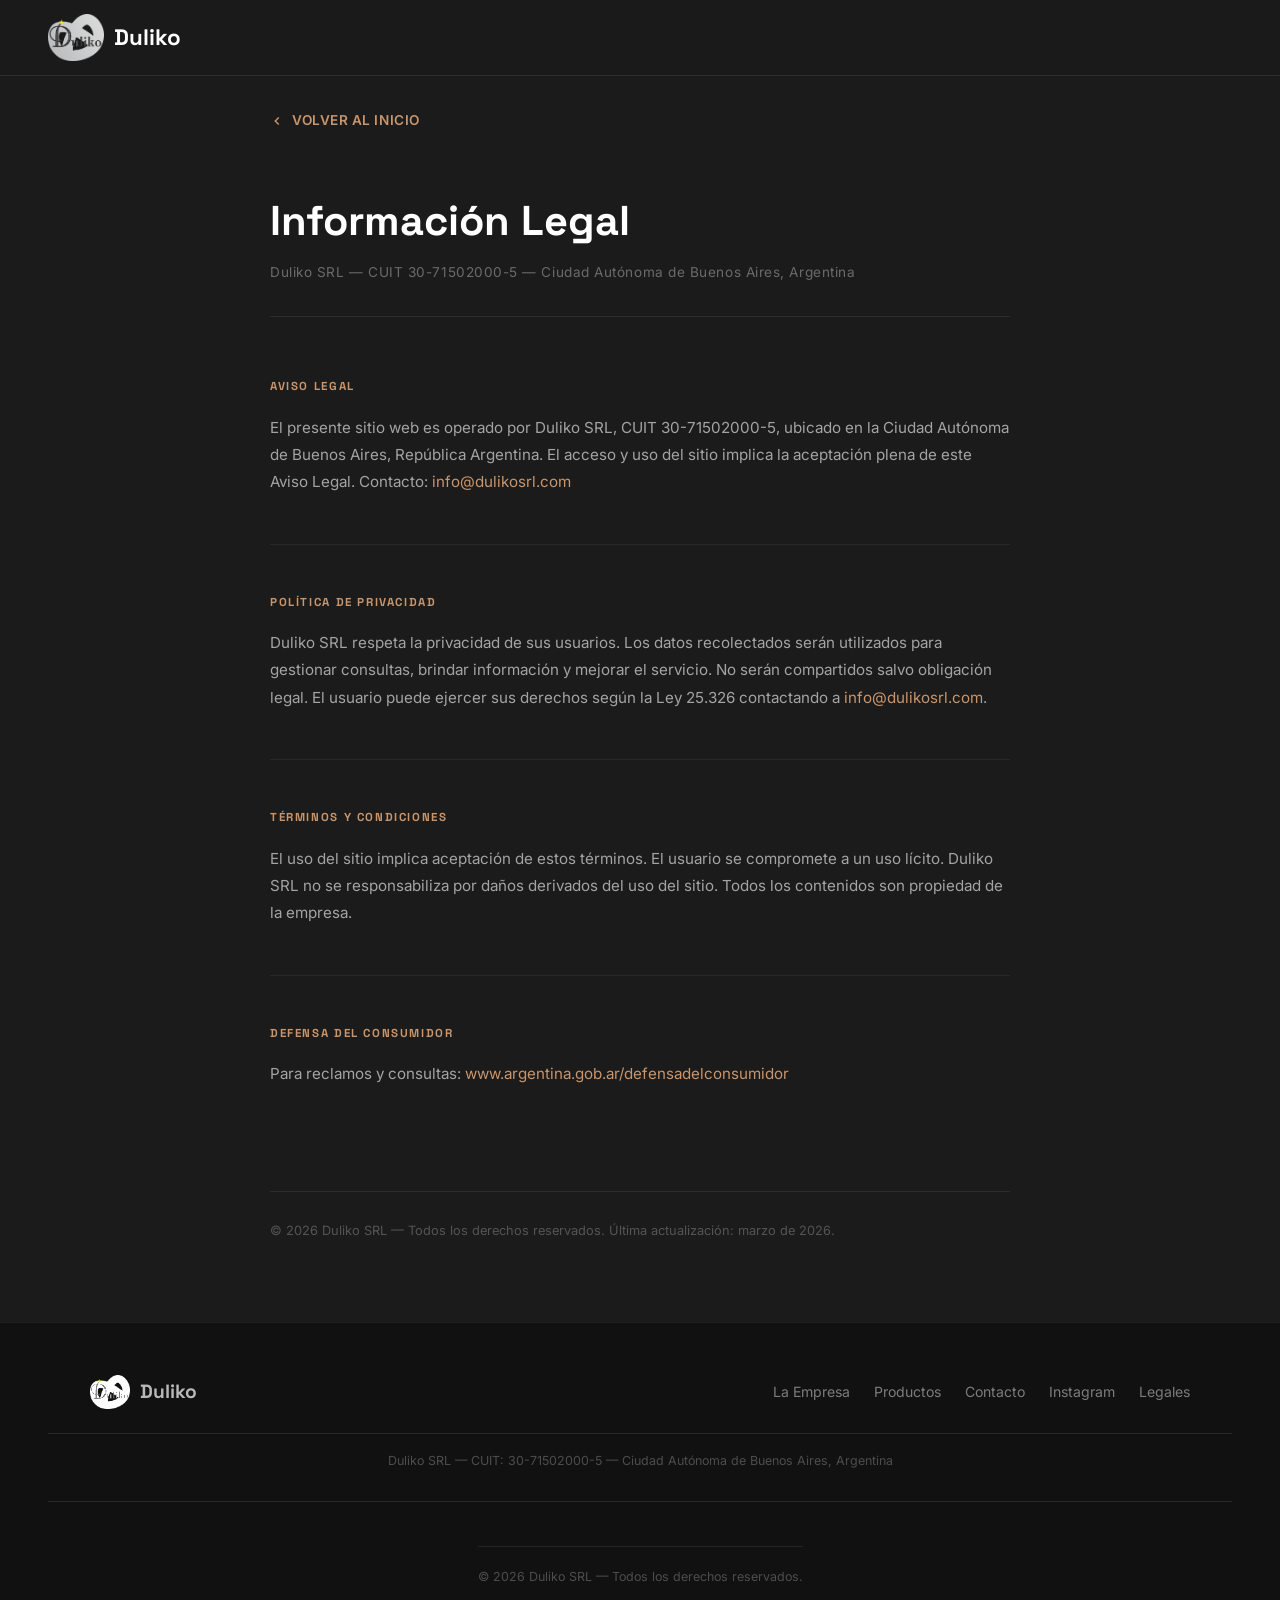
<file: legales.html>
<!DOCTYPE html>
<html lang="es">
<head>
<meta charset="UTF-8">
<meta name="viewport" content="width=device-width, initial-scale=1.0">
<title>Aviso Legal — Duliko SRL</title>
<meta name="description" content="Aviso legal, términos de uso y política de privacidad de Duliko SRL.">
<meta name="robots" content="noindex, follow">
<link rel="icon" type="image/png" href="assets/logo.png">
<link rel="preconnect" href="https://fonts.googleapis.com">
<link href="https://fonts.googleapis.com/css2?family=Inter:wght@300;400;500;600;700&family=Space+Grotesk:wght@400;500;600;700&display=swap" rel="stylesheet">
<link rel="stylesheet" href="css/styles.css">
<style>
body{background:#1B1B1B}
.nav{background:rgba(27,27,27,.95);border-bottom:1px solid rgba(255,255,255,.08)}
.nav-brand span{color:#fff}
.lg-wrap{min-height:100vh;padding:110px 20px 80px;background:#1B1B1B}
.lg-inner{max-width:740px;margin:0 auto}
.lg-back{display:inline-flex;align-items:center;gap:8px;color:var(--accent);font-size:.85rem;font-weight:600;text-decoration:none;letter-spacing:.04em;text-transform:uppercase;margin-bottom:56px;transition:opacity .2s}
.lg-back:hover{opacity:.65}
.lg-back svg{width:14px;height:14px;stroke:currentColor;fill:none;stroke-width:2.5}
.lg-headline{font-family:'Space Grotesk',sans-serif;font-size:clamp(1.8rem,4vw,2.6rem);font-weight:700;color:#fff;margin-bottom:8px}
.lg-sub{color:rgba(255,255,255,.35);font-size:.85rem;letter-spacing:.04em;margin-bottom:60px;padding-bottom:32px;border-bottom:1px solid rgba(255,255,255,.08)}
.lg-section{margin-bottom:48px;padding-bottom:48px;border-bottom:1px solid rgba(255,255,255,.06)}
.lg-section:last-of-type{border-bottom:none}
.lg-section h2{font-family:'Space Grotesk',sans-serif;font-size:.72rem;font-weight:700;letter-spacing:.14em;text-transform:uppercase;color:var(--accent);margin-bottom:18px}
.lg-section p{color:rgba(255,255,255,.6);font-size:.95rem;line-height:1.8;margin-bottom:0}
.lg-section a{color:var(--accent);text-decoration:none}
.lg-section a:hover{text-decoration:underline}
.lg-note{margin-top:56px;padding-top:28px;border-top:1px solid rgba(255,255,255,.08);color:rgba(255,255,255,.25);font-size:.8rem;line-height:1.7}
.footer{background:#111;border-top:1px solid rgba(255,255,255,.06)}
.footer-brand span{color:rgba(255,255,255,.7)}
.footer-links a{color:rgba(255,255,255,.45)}
.footer-links a:hover{color:var(--accent)}
.footer-legal p{color:rgba(255,255,255,.25)}
.footer-copy{color:rgba(255,255,255,.25)}
</style>
</head>
<body>

<nav class="nav" id="nav">
  <a href="index.html" class="nav-brand">
    <img src="assets/logo.png" alt="Duliko">
    <span>Duliko</span>
  </a>
</nav>

<div class="lg-wrap">
  <div class="lg-inner">

    <a href="index.html" class="lg-back">
      <svg viewBox="0 0 24 24"><polyline points="15 18 9 12 15 6"/></svg>
      Volver al inicio
    </a>

    <h1 class="lg-headline">Información Legal</h1>
    <p class="lg-sub">Duliko SRL &mdash; CUIT 30-71502000-5 &mdash; Ciudad Autónoma de Buenos Aires, Argentina</p>

    <div class="lg-section">
      <h2>Aviso Legal</h2>
      <p>El presente sitio web es operado por Duliko SRL, CUIT 30-71502000-5, ubicado en la Ciudad Autónoma de Buenos Aires, República Argentina. El acceso y uso del sitio implica la aceptación plena de este Aviso Legal. Contacto: <a href="mailto:info@dulikosrl.com">info@dulikosrl.com</a></p>
    </div>

    <div class="lg-section">
      <h2>Política de Privacidad</h2>
      <p>Duliko SRL respeta la privacidad de sus usuarios. Los datos recolectados serán utilizados para gestionar consultas, brindar información y mejorar el servicio. No serán compartidos salvo obligación legal. El usuario puede ejercer sus derechos según la Ley 25.326 contactando a <a href="mailto:info@dulikosrl.com">info@dulikosrl.com</a>.</p>
    </div>

    <div class="lg-section">
      <h2>Términos y Condiciones</h2>
      <p>El uso del sitio implica aceptación de estos términos. El usuario se compromete a un uso lícito. Duliko SRL no se responsabiliza por daños derivados del uso del sitio. Todos los contenidos son propiedad de la empresa.</p>
    </div>

    <div class="lg-section">
      <h2>Defensa del Consumidor</h2>
      <p>Para reclamos y consultas: <a href="https://www.argentina.gob.ar/defensadelconsumidor" target="_blank" rel="noopener">www.argentina.gob.ar/defensadelconsumidor</a></p>
    </div>

    <p class="lg-note">© 2026 Duliko SRL — Todos los derechos reservados. Última actualización: marzo de 2026.</p>

  </div>
</div>

<footer class="footer">
  <div class="footer-inner">
    <div class="footer-brand">
      <img src="assets/logo.png" alt="Duliko"><span>Duliko</span>
    </div>
    <div class="footer-links">
      <a href="index.html#empresa">La Empresa</a>
      <a href="index.html#productos">Productos</a>
      <a href="index.html#contacto">Contacto</a>
      <a href="https://www.instagram.com/duliko.ok" target="_blank" rel="noopener">Instagram</a>
      <a href="legales.html">Legales</a>
    </div>
  </div>
  <div class="footer-legal">
    <p>Duliko SRL — CUIT: 30-71502000-5 — Ciudad Autónoma de Buenos Aires, Argentina</p>
  </div>
  <div class="footer-bottom">
    <span class="footer-copy">© 2026 Duliko SRL — Todos los derechos reservados.</span>
  </div>
</footer>

</body>
</html>
</file>
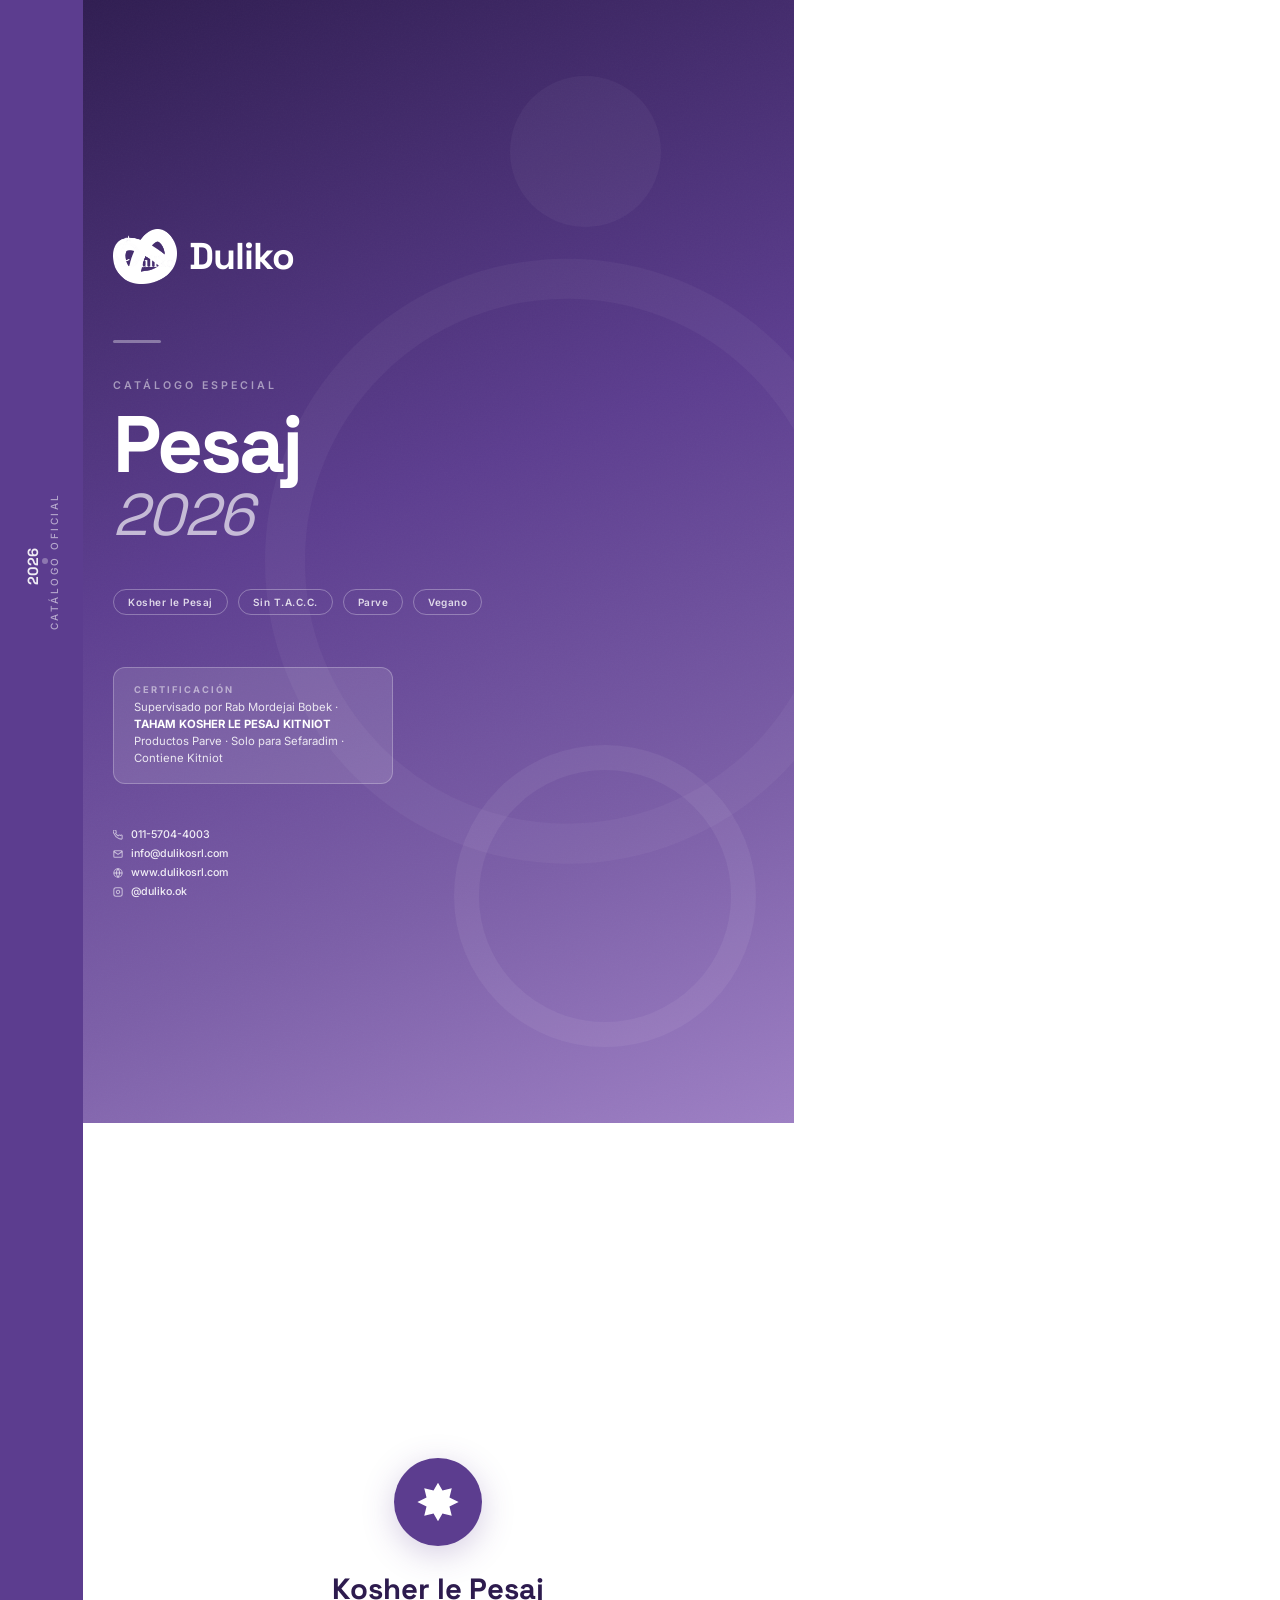
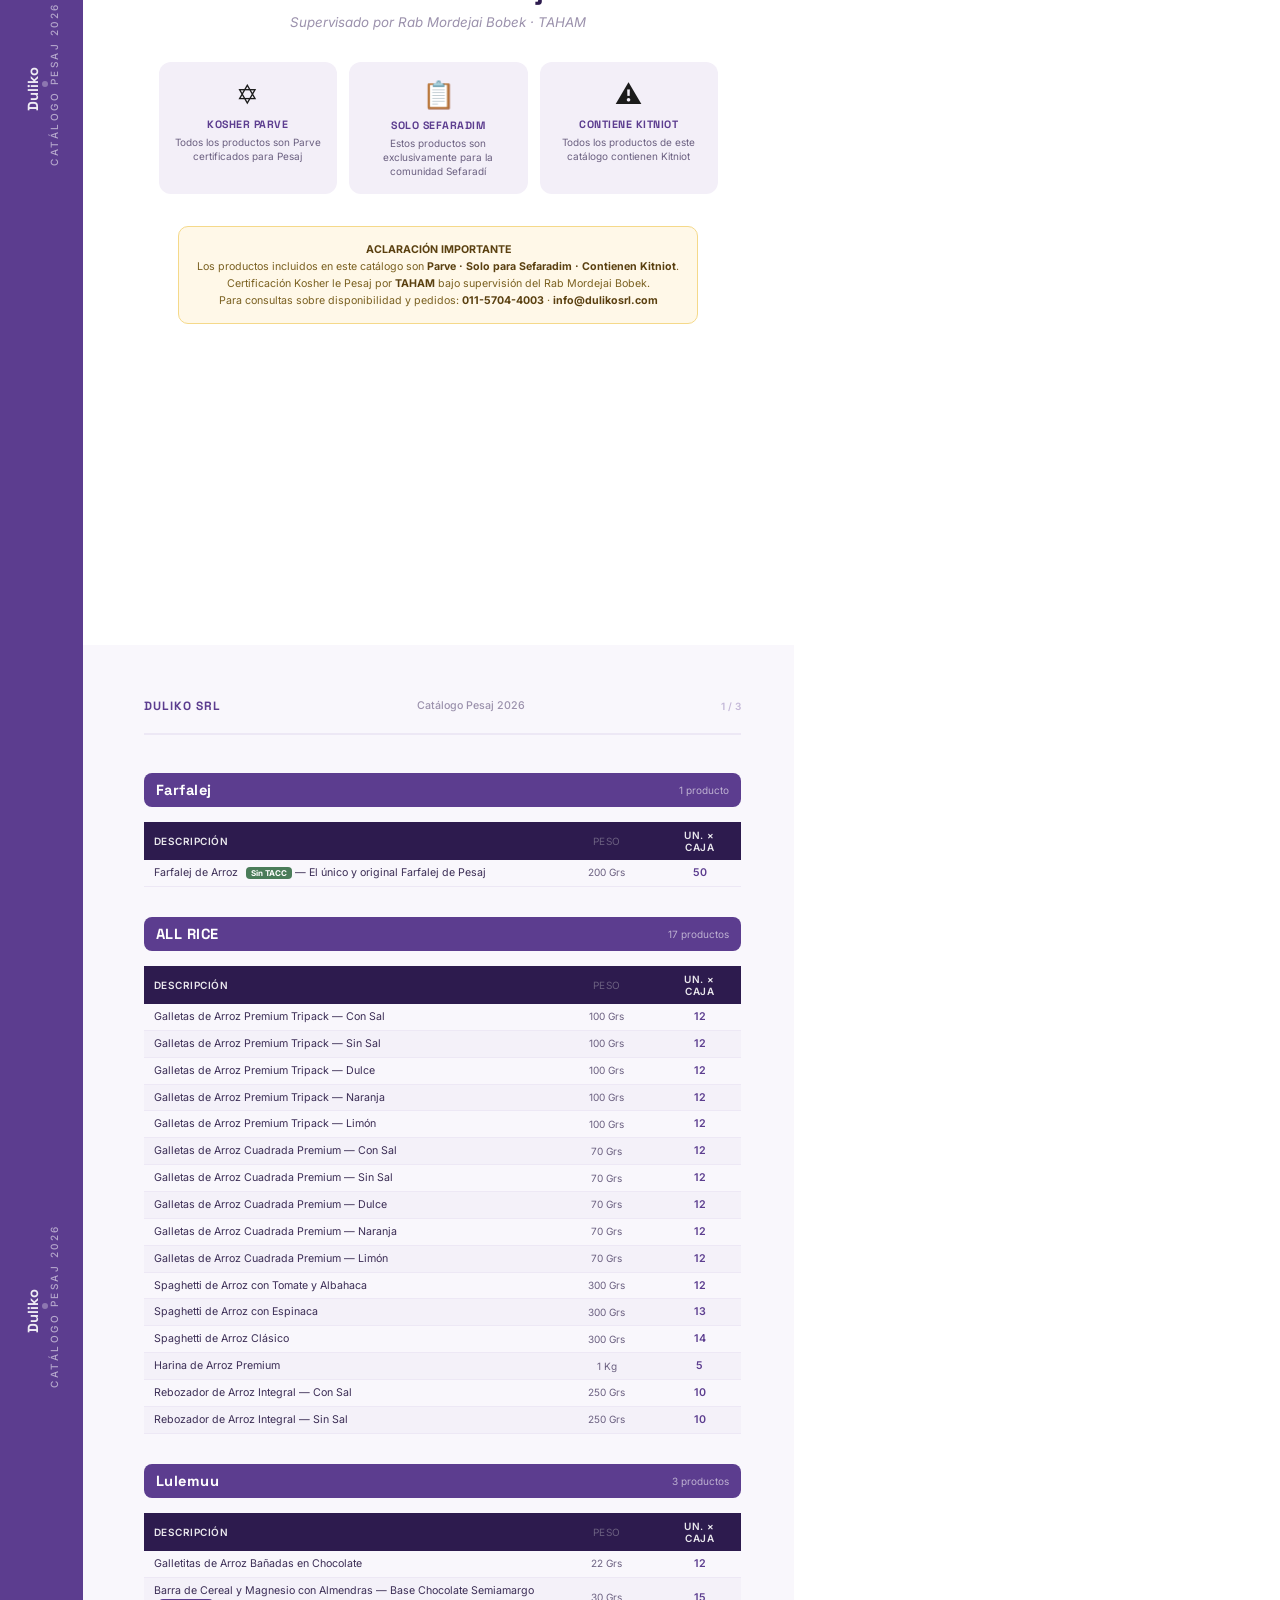
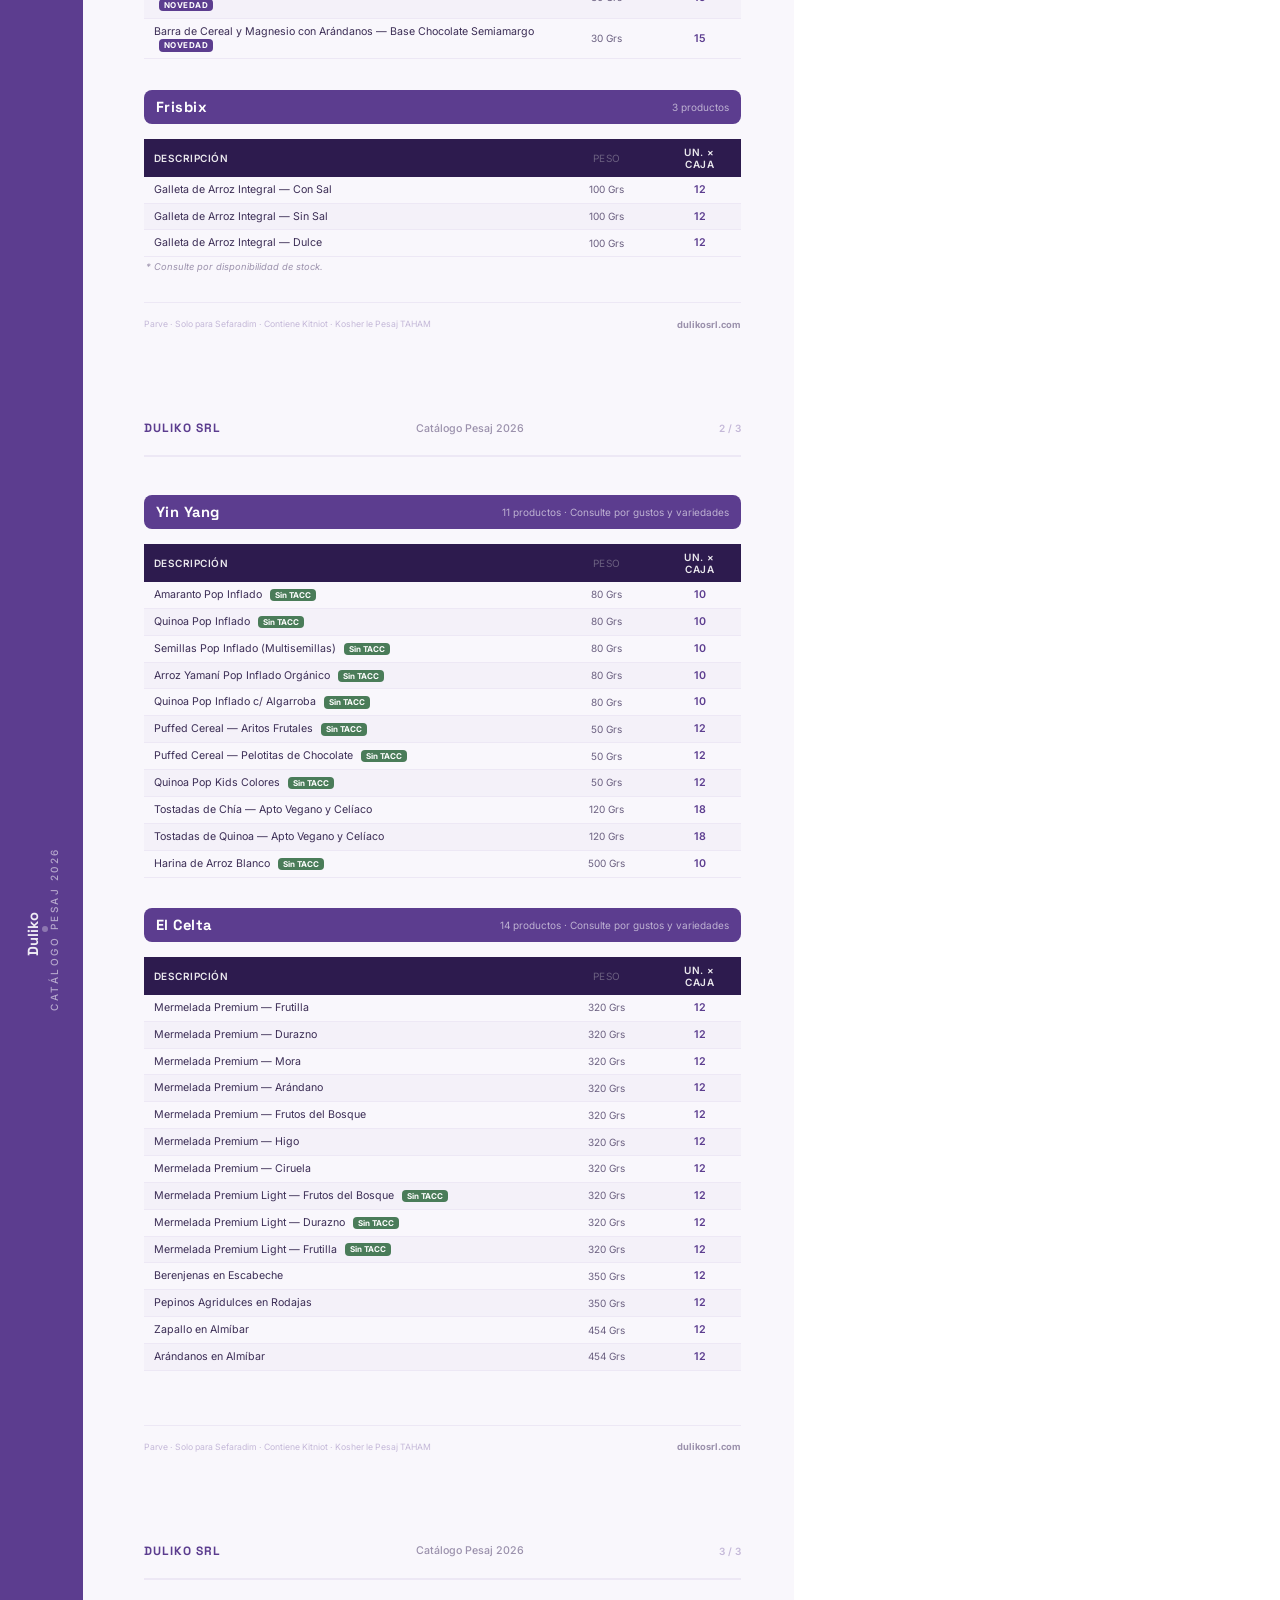
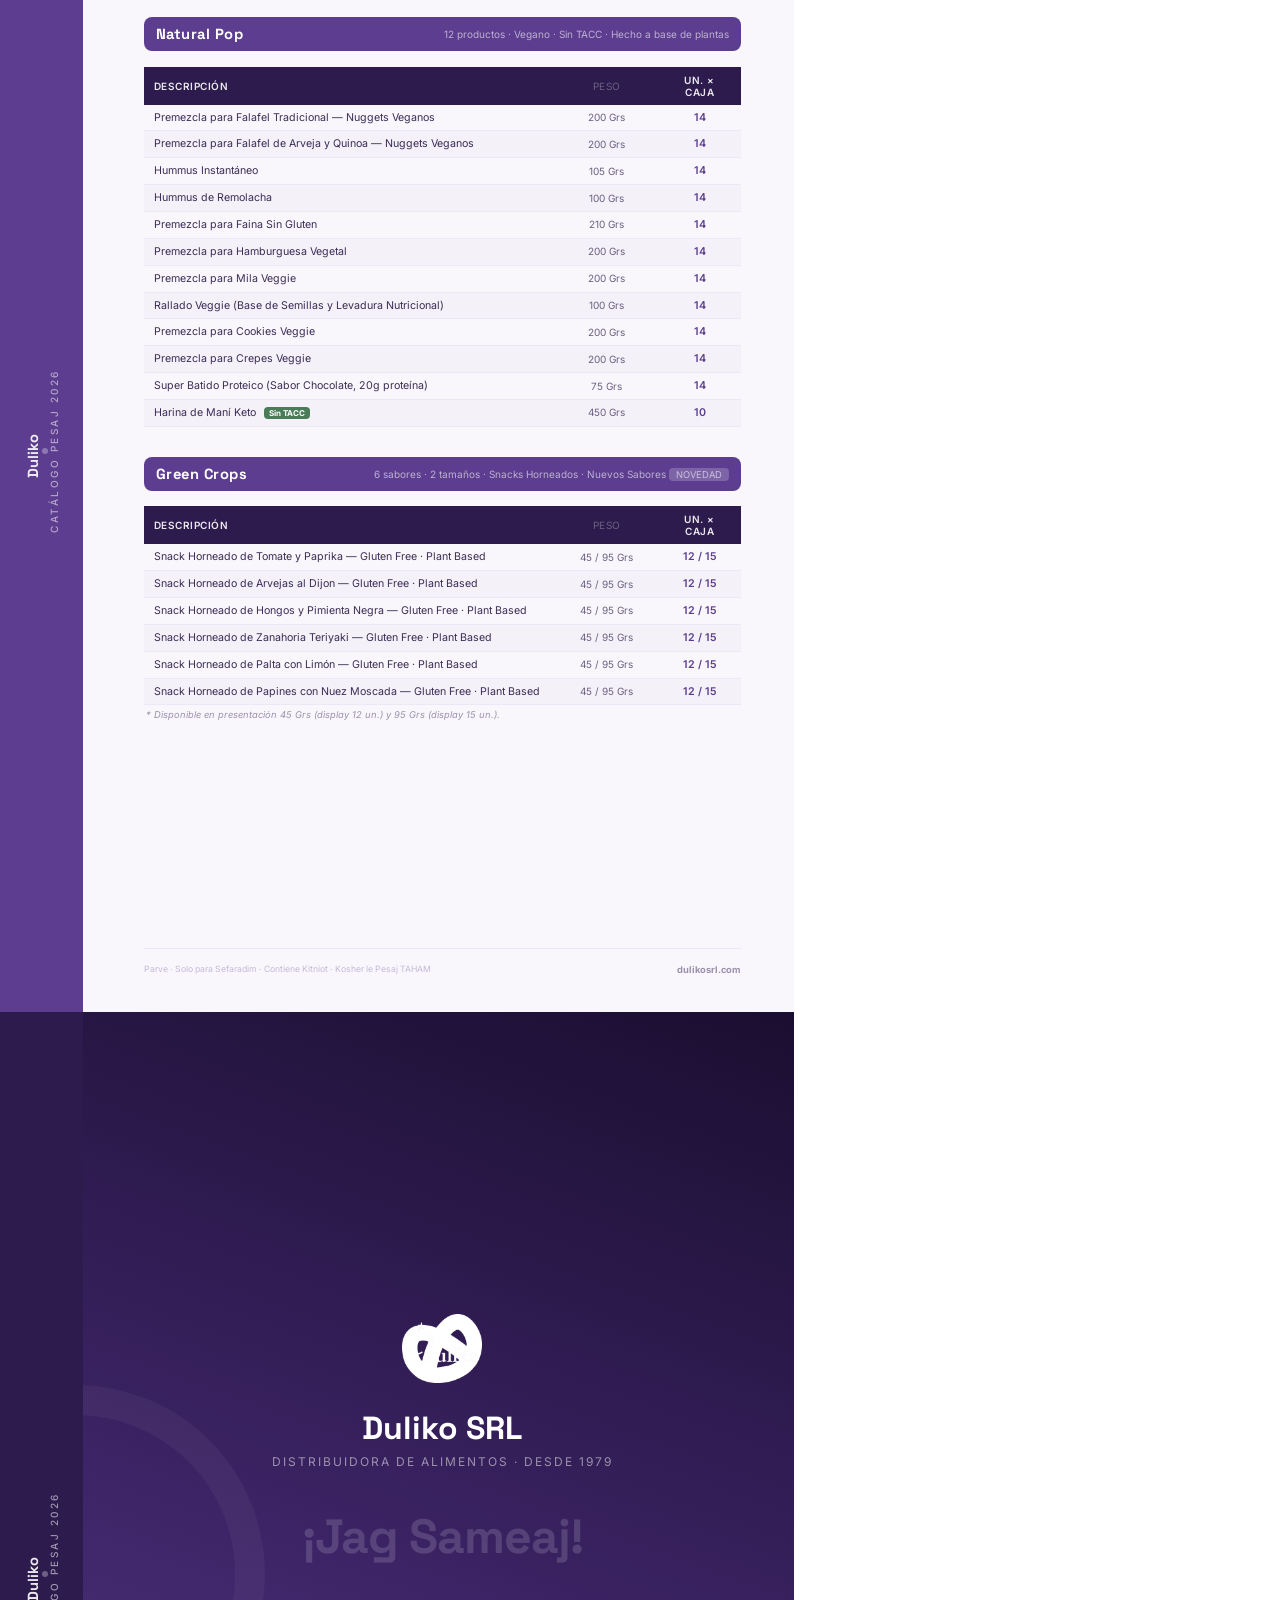
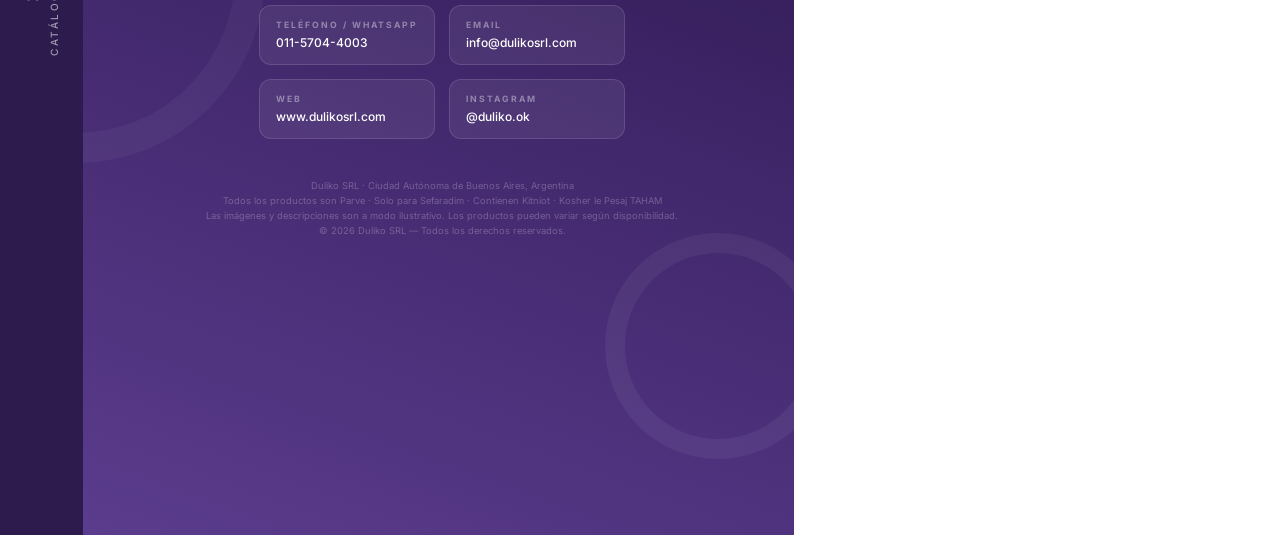
<file: pesaj-2026.html>
<!DOCTYPE html>
<html lang="es">
<head>
<meta charset="UTF-8">
<meta name="viewport" content="width=device-width, initial-scale=1.0">
<title>Catálogo Pesaj 2026 — Duliko SRL</title>
<meta name="robots" content="noindex">
<link rel="preconnect" href="https://fonts.googleapis.com">
<link href="https://fonts.googleapis.com/css2?family=Inter:wght@300;400;500;600;700&family=Space+Grotesk:wght@400;500;600;700;800&display=swap" rel="stylesheet">
<style>

/* ─── RESET & BASE ──────────────────────────────────────── */
*{margin:0;padding:0;box-sizing:border-box}
body{font-family:'Inter',sans-serif;background:#fff;color:#1B1B1B;-webkit-print-color-adjust:exact;print-color-adjust:exact}

/* ─── PAGE SETUP ────────────────────────────────────────── */
@page{size:A4;margin:0}
.page{width:210mm;min-height:297mm;position:relative;overflow:hidden;page-break-after:always;break-after:page}
.page:last-child{page-break-after:auto;break-after:auto}

/* ─── SIDEBAR STRIP ─────────────────────────────────────── */
.sidebar{position:absolute;left:0;top:0;bottom:0;width:22mm;background:#5C3D8F;display:flex;flex-direction:column;align-items:center;justify-content:center;gap:0;writing-mode:vertical-rl;text-orientation:mixed}
.sidebar-text{color:rgba(255,255,255,.55);font-size:7.5pt;font-weight:500;letter-spacing:2.5px;text-transform:uppercase;transform:rotate(180deg);white-space:nowrap}
.sidebar-year{color:rgba(255,255,255,.9);font-family:'Space Grotesk',sans-serif;font-size:11pt;font-weight:700;transform:rotate(180deg);margin-top:10px}
.sidebar-dot{width:6px;height:6px;border-radius:50%;background:rgba(255,255,255,.3);margin:14px 0;writing-mode:horizontal-tb}

/* ─── COVER ─────────────────────────────────────────────── */
.cover{background:linear-gradient(160deg,#2D1B4E 0%,#5C3D8F 45%,#7B5EA7 75%,#9D7FC4 100%)}
.cover-noise{position:absolute;inset:0;background-image:url("data:image/svg+xml,%3Csvg xmlns='http://www.w3.org/2000/svg' width='300' height='300'%3E%3Cfilter id='n'%3E%3CfeTurbulence type='fractalNoise' baseFrequency='.65' numOctaves='3' stitchTiles='stitch'/%3E%3CfeColorMatrix type='saturate' values='0'/%3E%3C/filter%3E%3Crect width='300' height='300' filter='url(%23n)' opacity='.06'/%3E%3C/svg%3E");opacity:.5}
.cover-inner{position:relative;z-index:1;padding:0 22mm 0 30mm;height:297mm;display:flex;flex-direction:column;justify-content:center}
.cover-logo-wrap{display:flex;align-items:center;gap:12px;margin-bottom:52px}
.cover-logo{width:64px;height:64px;object-fit:contain;filter:brightness(0) invert(1)}
.cover-brand{font-family:'Space Grotesk',sans-serif;font-size:28pt;font-weight:800;color:#fff;letter-spacing:-1px}
.cover-divider{width:48px;height:3px;background:rgba(255,255,255,.35);border-radius:2px;margin-bottom:36px}
.cover-label{font-size:8pt;font-weight:600;letter-spacing:3px;text-transform:uppercase;color:rgba(255,255,255,.5);margin-bottom:14px}
.cover-title{font-family:'Space Grotesk',sans-serif;font-size:60pt;font-weight:800;color:#fff;line-height:.95;letter-spacing:-3px;margin-bottom:4px}
.cover-title-sub{font-family:'Space Grotesk',sans-serif;font-size:44pt;font-weight:400;color:rgba(255,255,255,.65);line-height:1;letter-spacing:-1px;margin-bottom:44px;font-style:italic}
.cover-badges{display:flex;gap:10px;flex-wrap:wrap;margin-bottom:52px}
.cover-badge{padding:6px 14px;border:1.5px solid rgba(255,255,255,.3);border-radius:100px;font-size:7.5pt;font-weight:600;color:rgba(255,255,255,.8);letter-spacing:.5px}
.cover-kosher{background:rgba(255,255,255,.12);border:1.5px solid rgba(255,255,255,.25);border-radius:12px;padding:16px 20px;margin-bottom:44px;max-width:280px}
.cover-kosher-label{font-size:7pt;font-weight:700;letter-spacing:2px;text-transform:uppercase;color:rgba(255,255,255,.5);margin-bottom:4px}
.cover-kosher-text{font-size:8.5pt;color:rgba(255,255,255,.85);line-height:1.5}
.cover-contact{display:flex;flex-direction:column;gap:6px}
.cover-contact-item{display:flex;align-items:center;gap:8px;font-size:8pt;color:rgba(255,255,255,.6)}
.cover-contact-item strong{color:rgba(255,255,255,.9);font-weight:500}
.cover-deco{position:absolute;right:-20mm;top:50%;transform:translateY(-50%);width:160mm;height:160mm;border-radius:50%;border:40px solid rgba(255,255,255,.04);pointer-events:none}
.cover-deco2{position:absolute;right:10mm;bottom:20mm;width:80mm;height:80mm;border-radius:50%;border:25px solid rgba(255,255,255,.06);pointer-events:none}
.cover-deco3{position:absolute;right:35mm;top:20mm;width:40mm;height:40mm;border-radius:50%;background:rgba(255,255,255,.04);pointer-events:none}

/* ─── CONTENT PAGES ─────────────────────────────────────── */
.content{background:#F9F7FC}
.content-body{margin-left:22mm;padding:14mm 14mm 10mm 16mm;min-height:297mm;display:flex;flex-direction:column}
.page-header{display:flex;align-items:center;justify-content:space-between;margin-bottom:10mm;padding-bottom:5mm;border-bottom:2px solid #EDE8F5}
.page-header-brand{font-family:'Space Grotesk',sans-serif;font-size:9pt;font-weight:700;color:#5C3D8F;letter-spacing:1px;text-transform:uppercase}
.page-header-title{font-size:8pt;color:#9B91AC;font-weight:500}
.page-num{font-size:7.5pt;color:#C4B8D8;font-weight:600}

/* ─── NOTICE PAGE ───────────────────────────────────────── */
.notice-page{background:#fff}
.notice-body{margin-left:22mm;padding:18mm 16mm 14mm 16mm;min-height:297mm;display:flex;flex-direction:column;align-items:center;justify-content:center}
.notice-seal{width:88px;height:88px;border-radius:50%;background:#5C3D8F;display:flex;align-items:center;justify-content:center;margin:0 auto 24px;box-shadow:0 8px 32px rgba(92,61,143,.25)}
.notice-seal svg{width:44px;height:44px;fill:#fff}
.notice-headline{font-family:'Space Grotesk',sans-serif;font-size:22pt;font-weight:700;color:#2D1B4E;text-align:center;margin-bottom:6px}
.notice-sub{font-size:10pt;color:#9B91AC;text-align:center;font-style:italic;margin-bottom:32px}
.notice-cards{display:grid;grid-template-columns:1fr 1fr 1fr;gap:12px;width:100%;max-width:148mm;margin:0 auto 32px}
.notice-card{background:#F3EFF8;border-radius:12px;padding:16px 14px;text-align:center}
.notice-card-icon{font-size:20pt;margin-bottom:8px}
.notice-card-title{font-family:'Space Grotesk',sans-serif;font-size:8pt;font-weight:700;color:#5C3D8F;text-transform:uppercase;letter-spacing:.5px;margin-bottom:4px}
.notice-card-text{font-size:7.5pt;color:#6B6080;line-height:1.4}
.notice-disclaimer{background:#FFF8E8;border:1.5px solid #F5D98A;border-radius:10px;padding:14px 18px;max-width:148mm;margin:0 auto;text-align:center}
.notice-disclaimer p{font-size:8pt;color:#7A6020;line-height:1.6}
.notice-disclaimer strong{font-weight:700;color:#5A4010}

/* ─── BRAND SECTION ─────────────────────────────────────── */
.brand-section{margin-bottom:8mm}
.brand-header{display:flex;align-items:center;gap:10px;margin-bottom:4mm;padding:8px 12px;background:#5C3D8F;border-radius:8px}
.brand-name{font-family:'Space Grotesk',sans-serif;font-size:11pt;font-weight:700;color:#fff;letter-spacing:.5px}
.brand-count{font-size:7.5pt;color:rgba(255,255,255,.6);margin-left:auto}

/* ─── PRODUCT TABLE ─────────────────────────────────────── */
table{width:100%;border-collapse:collapse;font-size:8pt}
thead tr{background:#2D1B4E}
thead th{padding:7px 10px;text-align:left;color:rgba(255,255,255,.9);font-weight:600;font-size:7.5pt;letter-spacing:.5px;text-transform:uppercase}
thead th:last-child,thead th:nth-last-child(2){text-align:center}
tbody tr{border-bottom:1px solid #EDE8F5}
tbody tr:nth-child(even){background:rgba(92,61,143,.03)}
tbody tr:hover{background:rgba(92,61,143,.06)}
tbody td{padding:6px 10px;color:#3B2D55;vertical-align:middle;line-height:1.3}
tbody td:last-child,tbody td:nth-last-child(2){text-align:center;color:#5C3D8F;font-weight:600;white-space:nowrap}
.col-desc{width:60%}
.col-peso{width:15%;color:#6B6080!important;font-size:7.5pt!important;font-weight:400!important}
.col-ux{width:12%}
.col-marca{width:13%;font-size:7.5pt!important}
.tag-new{display:inline-block;background:#5C3D8F;color:#fff;font-size:6pt;font-weight:700;padding:1px 5px;border-radius:4px;margin-left:5px;vertical-align:middle;letter-spacing:.5px}
.tag-sintacc{display:inline-block;background:#4A7C59;color:#fff;font-size:6pt;font-weight:700;padding:1px 5px;border-radius:4px;margin-left:5px;vertical-align:middle}
.table-note{font-size:7pt;color:#9B91AC;margin-top:4px;font-style:italic;padding-left:2px}

/* ─── BACK COVER ────────────────────────────────────────── */
.back{background:linear-gradient(200deg,#1A0E30 0%,#3D2466 50%,#5C3D8F 100%)}
.back-body{margin-left:22mm;padding:0 14mm 0 16mm;height:297mm;display:flex;flex-direction:column;align-items:center;justify-content:center;text-align:center;position:relative;z-index:1}
.back-logo{width:80px;height:80px;object-fit:contain;filter:brightness(0) invert(1);margin-bottom:20px}
.back-brand{font-family:'Space Grotesk',sans-serif;font-size:24pt;font-weight:800;color:#fff;margin-bottom:6px}
.back-tagline{font-size:9pt;color:rgba(255,255,255,.5);letter-spacing:2px;text-transform:uppercase;margin-bottom:44px}
.back-greeting{font-family:'Space Grotesk',sans-serif;font-size:36pt;font-weight:700;color:rgba(255,255,255,.15);letter-spacing:-1px;margin-bottom:44px;line-height:1}
.back-contact-grid{display:grid;grid-template-columns:1fr 1fr;gap:14px;max-width:140mm;margin:0 auto 40px}
.back-contact-item{background:rgba(255,255,255,.07);border:1px solid rgba(255,255,255,.12);border-radius:12px;padding:14px 16px;text-align:left}
.back-contact-label{font-size:6.5pt;font-weight:700;letter-spacing:2px;text-transform:uppercase;color:rgba(255,255,255,.4);margin-bottom:5px}
.back-contact-val{font-size:9pt;color:#fff;font-weight:500}
.back-legal{font-size:7pt;color:rgba(255,255,255,.25);line-height:1.6;max-width:140mm}
.back-deco1{position:absolute;left:-30mm;top:50%;transform:translateY(-50%);width:100mm;height:100mm;border-radius:50%;border:30px solid rgba(255,255,255,.04)}
.back-deco2{position:absolute;right:-10mm;bottom:20mm;width:60mm;height:60mm;border-radius:50%;border:20px solid rgba(255,255,255,.05)}

/* ─── PAGE FOOTERS ──────────────────────────────────────── */
.page-footer{margin-top:auto;padding-top:4mm;border-top:1px solid #EDE8F5;display:flex;align-items:center;justify-content:space-between}
.page-footer-note{font-size:6.5pt;color:#C4B8D8}
.page-footer-brand{font-size:7pt;font-weight:700;color:#9B91AC}

/* ─── PRINT ─────────────────────────────────────────────── */
@media print{
  body{background:#fff}
  .page{page-break-after:always;break-after:page}
  .page:last-child{page-break-after:auto;break-after:auto}
  a{text-decoration:none}
  .cover,.back,.sidebar,.brand-header,thead tr,.notice-seal,.cover-kosher{-webkit-print-color-adjust:exact;print-color-adjust:exact}
}
</style>
</head>
<body>

<!-- ═══════════════════════════════════════════════════════
     PAGE 1 — COVER
════════════════════════════════════════════════════════ -->
<div class="page cover">
  <div class="cover-noise"></div>
  <div class="cover-deco"></div>
  <div class="cover-deco2"></div>
  <div class="cover-deco3"></div>

  <div class="sidebar">
    <span class="sidebar-text">Catálogo Oficial</span>
    <span class="sidebar-dot"></span>
    <span class="sidebar-year">2026</span>
  </div>

  <div class="cover-inner">
    <div class="cover-logo-wrap">
      <img src="assets/logo.png" alt="Duliko" class="cover-logo">
      <span class="cover-brand">Duliko</span>
    </div>

    <div class="cover-divider"></div>

    <p class="cover-label">Catálogo especial</p>
    <h1 class="cover-title">Pesaj</h1>
    <p class="cover-title-sub">2026</p>

    <div class="cover-badges">
      <span class="cover-badge">Kosher le Pesaj</span>
      <span class="cover-badge">Sin T.A.C.C.</span>
      <span class="cover-badge">Parve</span>
      <span class="cover-badge">Vegano</span>
    </div>

    <div class="cover-kosher">
      <p class="cover-kosher-label">Certificación</p>
      <p class="cover-kosher-text">Supervisado por Rab Mordejai Bobek · <strong style="color:#fff">TAHAM KOSHER LE PESAJ KITNIOT</strong><br>Productos Parve · Solo para Sefaradim · Contiene Kitniot</p>
    </div>

    <div class="cover-contact">
      <div class="cover-contact-item">
        <svg width="10" height="10" viewBox="0 0 24 24" fill="none" stroke="currentColor" stroke-width="2.5"><path d="M22 16.92v3a2 2 0 01-2.18 2 19.79 19.79 0 01-8.63-3.07A19.5 19.5 0 013.07 9.81 19.79 19.79 0 01.01 1.18 2 2 0 012 0h3a2 2 0 012 1.72 12.84 12.84 0 00.7 2.81 2 2 0 01-.45 2.11L6.09 7.91a16 16 0 006 6l1.27-1.27a2 2 0 012.11-.45 12.84 12.84 0 002.81.7A2 2 0 0122 14z"/></svg>
        <strong>011-5704-4003</strong>
      </div>
      <div class="cover-contact-item">
        <svg width="10" height="10" viewBox="0 0 24 24" fill="none" stroke="currentColor" stroke-width="2.5"><path d="M4 4h16c1.1 0 2 .9 2 2v12c0 1.1-.9 2-2 2H4c-1.1 0-2-.9-2-2V6c0-1.1.9-2 2-2z"/><polyline points="22,6 12,13 2,6"/></svg>
        <strong>info@dulikosrl.com</strong>
      </div>
      <div class="cover-contact-item">
        <svg width="10" height="10" viewBox="0 0 24 24" fill="none" stroke="currentColor" stroke-width="2.5"><circle cx="12" cy="12" r="10"/><line x1="2" y1="12" x2="22" y2="12"/><path d="M12 2a15.3 15.3 0 014 10 15.3 15.3 0 01-4 10 15.3 15.3 0 01-4-10 15.3 15.3 0 014-10z"/></svg>
        <strong>www.dulikosrl.com</strong>
      </div>
      <div class="cover-contact-item">
        <svg width="10" height="10" viewBox="0 0 24 24" fill="none" stroke="currentColor" stroke-width="2.5"><rect x="2" y="2" width="20" height="20" rx="5" ry="5"/><path d="M16 11.37A4 4 0 1112.63 8 4 4 0 0116 11.37z"/><line x1="17.5" y1="6.5" x2="17.51" y2="6.5"/></svg>
        <strong>@duliko.ok</strong>
      </div>
    </div>
  </div>
</div>


<!-- ═══════════════════════════════════════════════════════
     PAGE 2 — AVISO KOSHER
════════════════════════════════════════════════════════ -->
<div class="page notice-page">
  <div class="sidebar">
    <span class="sidebar-text">Catálogo Pesaj 2026</span>
    <span class="sidebar-dot"></span>
    <span class="sidebar-year">Duliko</span>
  </div>

  <div class="notice-body">
    <div class="notice-seal">
      <svg viewBox="0 0 64 64"><path d="M32 4l6.5 11.3L52 12l-3.3 13.5L62 32 48.7 38.5 52 52l-13.5-3.3L32 60l-6.5-11.3L12 52l3.3-13.5L2 32l13.3-6.5L12 12l13.5 3.3z"/></svg>
    </div>

    <h2 class="notice-headline">Kosher le Pesaj</h2>
    <p class="notice-sub">Supervisado por Rab Mordejai Bobek · TAHAM</p>

    <div class="notice-cards">
      <div class="notice-card">
        <div class="notice-card-icon">✡</div>
        <p class="notice-card-title">Kosher Parve</p>
        <p class="notice-card-text">Todos los productos son Parve certificados para Pesaj</p>
      </div>
      <div class="notice-card">
        <div class="notice-card-icon">📋</div>
        <p class="notice-card-title">Solo Sefaradim</p>
        <p class="notice-card-text">Estos productos son exclusivamente para la comunidad Sefaradí</p>
      </div>
      <div class="notice-card">
        <div class="notice-card-icon">⚠️</div>
        <p class="notice-card-title">Contiene Kitniot</p>
        <p class="notice-card-text">Todos los productos de este catálogo contienen Kitniot</p>
      </div>
    </div>

    <div class="notice-disclaimer">
      <p><strong>ACLARACIÓN IMPORTANTE</strong><br>
      Los productos incluidos en este catálogo son <strong>Parve · Solo para Sefaradim · Contienen Kitniot</strong>.<br>
      Certificación Kosher le Pesaj por <strong>TAHAM</strong> bajo supervisión del Rab Mordejai Bobek.<br>
      Para consultas sobre disponibilidad y pedidos: <strong>011-5704-4003</strong> · <strong>info@dulikosrl.com</strong></p>
    </div>
  </div>
</div>


<!-- ═══════════════════════════════════════════════════════
     PAGE 3 — PRODUCTOS 1/3
════════════════════════════════════════════════════════ -->
<div class="page content">
  <div class="sidebar">
    <span class="sidebar-text">Catálogo Pesaj 2026</span>
    <span class="sidebar-dot"></span>
    <span class="sidebar-year">Duliko</span>
  </div>

  <div class="content-body">
    <div class="page-header">
      <span class="page-header-brand">Duliko SRL</span>
      <span class="page-header-title">Catálogo Pesaj 2026</span>
      <span class="page-num">1 / 3</span>
    </div>

    <!-- FARFALEJ -->
    <div class="brand-section">
      <div class="brand-header">
        <span class="brand-name">Farfalej</span>
        <span class="brand-count">1 producto</span>
      </div>
      <table>
        <thead><tr>
          <th class="col-desc">Descripción</th>
          <th class="col-peso">Peso</th>
          <th class="col-ux">Un. × Caja</th>
        </tr></thead>
        <tbody>
          <tr><td>Farfalej de Arroz <span class="tag-sintacc">Sin TACC</span> — El único y original Farfalej de Pesaj</td><td class="col-peso">200 Grs</td><td>50</td></tr>
        </tbody>
      </table>
    </div>

    <!-- ALL RICE -->
    <div class="brand-section">
      <div class="brand-header">
        <span class="brand-name">ALL RICE</span>
        <span class="brand-count">17 productos</span>
      </div>
      <table>
        <thead><tr>
          <th class="col-desc">Descripción</th>
          <th class="col-peso">Peso</th>
          <th class="col-ux">Un. × Caja</th>
        </tr></thead>
        <tbody>
          <tr><td>Galletas de Arroz Premium Tripack — Con Sal</td><td class="col-peso">100 Grs</td><td>12</td></tr>
          <tr><td>Galletas de Arroz Premium Tripack — Sin Sal</td><td class="col-peso">100 Grs</td><td>12</td></tr>
          <tr><td>Galletas de Arroz Premium Tripack — Dulce</td><td class="col-peso">100 Grs</td><td>12</td></tr>
          <tr><td>Galletas de Arroz Premium Tripack — Naranja</td><td class="col-peso">100 Grs</td><td>12</td></tr>
          <tr><td>Galletas de Arroz Premium Tripack — Limón</td><td class="col-peso">100 Grs</td><td>12</td></tr>
          <tr><td>Galletas de Arroz Cuadrada Premium — Con Sal</td><td class="col-peso">70 Grs</td><td>12</td></tr>
          <tr><td>Galletas de Arroz Cuadrada Premium — Sin Sal</td><td class="col-peso">70 Grs</td><td>12</td></tr>
          <tr><td>Galletas de Arroz Cuadrada Premium — Dulce</td><td class="col-peso">70 Grs</td><td>12</td></tr>
          <tr><td>Galletas de Arroz Cuadrada Premium — Naranja</td><td class="col-peso">70 Grs</td><td>12</td></tr>
          <tr><td>Galletas de Arroz Cuadrada Premium — Limón</td><td class="col-peso">70 Grs</td><td>12</td></tr>
          <tr><td>Spaghetti de Arroz con Tomate y Albahaca</td><td class="col-peso">300 Grs</td><td>12</td></tr>
          <tr><td>Spaghetti de Arroz con Espinaca</td><td class="col-peso">300 Grs</td><td>13</td></tr>
          <tr><td>Spaghetti de Arroz Clásico</td><td class="col-peso">300 Grs</td><td>14</td></tr>
          <tr><td>Harina de Arroz Premium</td><td class="col-peso">1 Kg</td><td>5</td></tr>
          <tr><td>Rebozador de Arroz Integral — Con Sal</td><td class="col-peso">250 Grs</td><td>10</td></tr>
          <tr><td>Rebozador de Arroz Integral — Sin Sal</td><td class="col-peso">250 Grs</td><td>10</td></tr>
        </tbody>
      </table>
    </div>

    <!-- LULEMUU -->
    <div class="brand-section">
      <div class="brand-header">
        <span class="brand-name">Lulemuu</span>
        <span class="brand-count">3 productos</span>
      </div>
      <table>
        <thead><tr>
          <th class="col-desc">Descripción</th>
          <th class="col-peso">Peso</th>
          <th class="col-ux">Un. × Caja</th>
        </tr></thead>
        <tbody>
          <tr><td>Galletitas de Arroz Bañadas en Chocolate</td><td class="col-peso">22 Grs</td><td>12</td></tr>
          <tr><td>Barra de Cereal y Magnesio con Almendras — Base Chocolate Semiamargo <span class="tag-new">NOVEDAD</span></td><td class="col-peso">30 Grs</td><td>15</td></tr>
          <tr><td>Barra de Cereal y Magnesio con Arándanos — Base Chocolate Semiamargo <span class="tag-new">NOVEDAD</span></td><td class="col-peso">30 Grs</td><td>15</td></tr>
        </tbody>
      </table>
    </div>

    <!-- FRISBIX -->
    <div class="brand-section">
      <div class="brand-header">
        <span class="brand-name">Frisbix</span>
        <span class="brand-count">3 productos</span>
      </div>
      <table>
        <thead><tr>
          <th class="col-desc">Descripción</th>
          <th class="col-peso">Peso</th>
          <th class="col-ux">Un. × Caja</th>
        </tr></thead>
        <tbody>
          <tr><td>Galleta de Arroz Integral — Con Sal</td><td class="col-peso">100 Grs</td><td>12</td></tr>
          <tr><td>Galleta de Arroz Integral — Sin Sal</td><td class="col-peso">100 Grs</td><td>12</td></tr>
          <tr><td>Galleta de Arroz Integral — Dulce</td><td class="col-peso">100 Grs</td><td>12</td></tr>
        </tbody>
      </table>
      <p class="table-note">* Consulte por disponibilidad de stock.</p>
    </div>

    <div class="page-footer">
      <span class="page-footer-note">Parve · Solo para Sefaradim · Contiene Kitniot · Kosher le Pesaj TAHAM</span>
      <span class="page-footer-brand">dulikosrl.com</span>
    </div>
  </div>
</div>


<!-- ═══════════════════════════════════════════════════════
     PAGE 4 — PRODUCTOS 2/3
════════════════════════════════════════════════════════ -->
<div class="page content">
  <div class="sidebar">
    <span class="sidebar-text">Catálogo Pesaj 2026</span>
    <span class="sidebar-dot"></span>
    <span class="sidebar-year">Duliko</span>
  </div>

  <div class="content-body">
    <div class="page-header">
      <span class="page-header-brand">Duliko SRL</span>
      <span class="page-header-title">Catálogo Pesaj 2026</span>
      <span class="page-num">2 / 3</span>
    </div>

    <!-- YIN YANG -->
    <div class="brand-section">
      <div class="brand-header">
        <span class="brand-name">Yin Yang</span>
        <span class="brand-count">11 productos · Consulte por gustos y variedades</span>
      </div>
      <table>
        <thead><tr>
          <th class="col-desc">Descripción</th>
          <th class="col-peso">Peso</th>
          <th class="col-ux">Un. × Caja</th>
        </tr></thead>
        <tbody>
          <tr><td>Amaranto Pop Inflado <span class="tag-sintacc">Sin TACC</span></td><td class="col-peso">80 Grs</td><td>10</td></tr>
          <tr><td>Quinoa Pop Inflado <span class="tag-sintacc">Sin TACC</span></td><td class="col-peso">80 Grs</td><td>10</td></tr>
          <tr><td>Semillas Pop Inflado (Multisemillas) <span class="tag-sintacc">Sin TACC</span></td><td class="col-peso">80 Grs</td><td>10</td></tr>
          <tr><td>Arroz Yamaní Pop Inflado Orgánico <span class="tag-sintacc">Sin TACC</span></td><td class="col-peso">80 Grs</td><td>10</td></tr>
          <tr><td>Quinoa Pop Inflado c/ Algarroba <span class="tag-sintacc">Sin TACC</span></td><td class="col-peso">80 Grs</td><td>10</td></tr>
          <tr><td>Puffed Cereal — Aritos Frutales <span class="tag-sintacc">Sin TACC</span></td><td class="col-peso">50 Grs</td><td>12</td></tr>
          <tr><td>Puffed Cereal — Pelotitas de Chocolate <span class="tag-sintacc">Sin TACC</span></td><td class="col-peso">50 Grs</td><td>12</td></tr>
          <tr><td>Quinoa Pop Kids Colores <span class="tag-sintacc">Sin TACC</span></td><td class="col-peso">50 Grs</td><td>12</td></tr>
          <tr><td>Tostadas de Chía — Apto Vegano y Celíaco</td><td class="col-peso">120 Grs</td><td>18</td></tr>
          <tr><td>Tostadas de Quinoa — Apto Vegano y Celíaco</td><td class="col-peso">120 Grs</td><td>18</td></tr>
          <tr><td>Harina de Arroz Blanco <span class="tag-sintacc">Sin TACC</span></td><td class="col-peso">500 Grs</td><td>10</td></tr>
        </tbody>
      </table>
    </div>

    <!-- EL CELTA -->
    <div class="brand-section">
      <div class="brand-header">
        <span class="brand-name">El Celta</span>
        <span class="brand-count">14 productos · Consulte por gustos y variedades</span>
      </div>
      <table>
        <thead><tr>
          <th class="col-desc">Descripción</th>
          <th class="col-peso">Peso</th>
          <th class="col-ux">Un. × Caja</th>
        </tr></thead>
        <tbody>
          <tr><td>Mermelada Premium — Frutilla</td><td class="col-peso">320 Grs</td><td>12</td></tr>
          <tr><td>Mermelada Premium — Durazno</td><td class="col-peso">320 Grs</td><td>12</td></tr>
          <tr><td>Mermelada Premium — Mora</td><td class="col-peso">320 Grs</td><td>12</td></tr>
          <tr><td>Mermelada Premium — Arándano</td><td class="col-peso">320 Grs</td><td>12</td></tr>
          <tr><td>Mermelada Premium — Frutos del Bosque</td><td class="col-peso">320 Grs</td><td>12</td></tr>
          <tr><td>Mermelada Premium — Higo</td><td class="col-peso">320 Grs</td><td>12</td></tr>
          <tr><td>Mermelada Premium — Ciruela</td><td class="col-peso">320 Grs</td><td>12</td></tr>
          <tr><td>Mermelada Premium Light — Frutos del Bosque <span class="tag-sintacc">Sin TACC</span></td><td class="col-peso">320 Grs</td><td>12</td></tr>
          <tr><td>Mermelada Premium Light — Durazno <span class="tag-sintacc">Sin TACC</span></td><td class="col-peso">320 Grs</td><td>12</td></tr>
          <tr><td>Mermelada Premium Light — Frutilla <span class="tag-sintacc">Sin TACC</span></td><td class="col-peso">320 Grs</td><td>12</td></tr>
          <tr><td>Berenjenas en Escabeche</td><td class="col-peso">350 Grs</td><td>12</td></tr>
          <tr><td>Pepinos Agridulces en Rodajas</td><td class="col-peso">350 Grs</td><td>12</td></tr>
          <tr><td>Zapallo en Almíbar</td><td class="col-peso">454 Grs</td><td>12</td></tr>
          <tr><td>Arándanos en Almíbar</td><td class="col-peso">454 Grs</td><td>12</td></tr>
        </tbody>
      </table>
    </div>

    <div class="page-footer">
      <span class="page-footer-note">Parve · Solo para Sefaradim · Contiene Kitniot · Kosher le Pesaj TAHAM</span>
      <span class="page-footer-brand">dulikosrl.com</span>
    </div>
  </div>
</div>


<!-- ═══════════════════════════════════════════════════════
     PAGE 5 — PRODUCTOS 3/3
════════════════════════════════════════════════════════ -->
<div class="page content">
  <div class="sidebar">
    <span class="sidebar-text">Catálogo Pesaj 2026</span>
    <span class="sidebar-dot"></span>
    <span class="sidebar-year">Duliko</span>
  </div>

  <div class="content-body">
    <div class="page-header">
      <span class="page-header-brand">Duliko SRL</span>
      <span class="page-header-title">Catálogo Pesaj 2026</span>
      <span class="page-num">3 / 3</span>
    </div>

    <!-- NATURAL POP -->
    <div class="brand-section">
      <div class="brand-header">
        <span class="brand-name">Natural Pop</span>
        <span class="brand-count">12 productos · Vegano · Sin TACC · Hecho a base de plantas</span>
      </div>
      <table>
        <thead><tr>
          <th class="col-desc">Descripción</th>
          <th class="col-peso">Peso</th>
          <th class="col-ux">Un. × Caja</th>
        </tr></thead>
        <tbody>
          <tr><td>Premezcla para Falafel Tradicional — Nuggets Veganos</td><td class="col-peso">200 Grs</td><td>14</td></tr>
          <tr><td>Premezcla para Falafel de Arveja y Quinoa — Nuggets Veganos</td><td class="col-peso">200 Grs</td><td>14</td></tr>
          <tr><td>Hummus Instantáneo</td><td class="col-peso">105 Grs</td><td>14</td></tr>
          <tr><td>Hummus de Remolacha</td><td class="col-peso">100 Grs</td><td>14</td></tr>
          <tr><td>Premezcla para Faina Sin Gluten</td><td class="col-peso">210 Grs</td><td>14</td></tr>
          <tr><td>Premezcla para Hamburguesa Vegetal</td><td class="col-peso">200 Grs</td><td>14</td></tr>
          <tr><td>Premezcla para Mila Veggie</td><td class="col-peso">200 Grs</td><td>14</td></tr>
          <tr><td>Rallado Veggie (Base de Semillas y Levadura Nutricional)</td><td class="col-peso">100 Grs</td><td>14</td></tr>
          <tr><td>Premezcla para Cookies Veggie</td><td class="col-peso">200 Grs</td><td>14</td></tr>
          <tr><td>Premezcla para Crepes Veggie</td><td class="col-peso">200 Grs</td><td>14</td></tr>
          <tr><td>Super Batido Proteico (Sabor Chocolate, 20g proteína)</td><td class="col-peso">75 Grs</td><td>14</td></tr>
          <tr><td>Harina de Maní Keto <span class="tag-sintacc">Sin TACC</span></td><td class="col-peso">450 Grs</td><td>10</td></tr>
        </tbody>
      </table>
    </div>

    <!-- GREEN CROPS -->
    <div class="brand-section">
      <div class="brand-header">
        <span class="brand-name">Green Crops</span>
        <span class="brand-count">6 sabores · 2 tamaños · Snacks Horneados · Nuevos Sabores <span style="background:rgba(255,255,255,.2);padding:1px 7px;border-radius:4px;font-size:7pt">NOVEDAD</span></span>
      </div>
      <table>
        <thead><tr>
          <th class="col-desc">Descripción</th>
          <th class="col-peso">Peso</th>
          <th class="col-ux">Un. × Caja</th>
        </tr></thead>
        <tbody>
          <tr><td>Snack Horneado de Tomate y Paprika — Gluten Free · Plant Based</td><td class="col-peso">45 / 95 Grs</td><td>12 / 15</td></tr>
          <tr><td>Snack Horneado de Arvejas al Dijon — Gluten Free · Plant Based</td><td class="col-peso">45 / 95 Grs</td><td>12 / 15</td></tr>
          <tr><td>Snack Horneado de Hongos y Pimienta Negra — Gluten Free · Plant Based</td><td class="col-peso">45 / 95 Grs</td><td>12 / 15</td></tr>
          <tr><td>Snack Horneado de Zanahoria Teriyaki — Gluten Free · Plant Based</td><td class="col-peso">45 / 95 Grs</td><td>12 / 15</td></tr>
          <tr><td>Snack Horneado de Palta con Limón — Gluten Free · Plant Based</td><td class="col-peso">45 / 95 Grs</td><td>12 / 15</td></tr>
          <tr><td>Snack Horneado de Papines con Nuez Moscada — Gluten Free · Plant Based</td><td class="col-peso">45 / 95 Grs</td><td>12 / 15</td></tr>
        </tbody>
      </table>
      <p class="table-note">* Disponible en presentación 45 Grs (display 12 un.) y 95 Grs (display 15 un.).</p>
    </div>

    <div class="page-footer">
      <span class="page-footer-note">Parve · Solo para Sefaradim · Contiene Kitniot · Kosher le Pesaj TAHAM</span>
      <span class="page-footer-brand">dulikosrl.com</span>
    </div>
  </div>
</div>


<!-- ═══════════════════════════════════════════════════════
     PAGE 6 — BACK COVER
════════════════════════════════════════════════════════ -->
<div class="page back">
  <div class="back-deco1"></div>
  <div class="back-deco2"></div>

  <div class="sidebar" style="background:#2D1B4E">
    <span class="sidebar-text">Catálogo Pesaj 2026</span>
    <span class="sidebar-dot"></span>
    <span class="sidebar-year">Duliko</span>
  </div>

  <div class="back-body">
    <img src="assets/logo.png" alt="Duliko" class="back-logo">
    <p class="back-brand">Duliko SRL</p>
    <p class="back-tagline">Distribuidora de Alimentos · Desde 1979</p>

    <p class="back-greeting">¡Jag Sameaj!</p>

    <div class="back-contact-grid">
      <div class="back-contact-item">
        <p class="back-contact-label">Teléfono / WhatsApp</p>
        <p class="back-contact-val">011-5704-4003</p>
      </div>
      <div class="back-contact-item">
        <p class="back-contact-label">Email</p>
        <p class="back-contact-val">info@dulikosrl.com</p>
      </div>
      <div class="back-contact-item">
        <p class="back-contact-label">Web</p>
        <p class="back-contact-val">www.dulikosrl.com</p>
      </div>
      <div class="back-contact-item">
        <p class="back-contact-label">Instagram</p>
        <p class="back-contact-val">@duliko.ok</p>
      </div>
    </div>

    <p class="back-legal">
      Duliko SRL · Ciudad Autónoma de Buenos Aires, Argentina<br>
      Todos los productos son Parve · Solo para Sefaradim · Contienen Kitniot · Kosher le Pesaj TAHAM<br>
      Las imágenes y descripciones son a modo ilustrativo. Los productos pueden variar según disponibilidad.<br>
      © 2026 Duliko SRL — Todos los derechos reservados.
    </p>
  </div>
</div>

</body>
</html>
</file>
<file: css/styles.css>
html,body{overflow-x:hidden;max-width:100vw}

:root{--bg:#F7F4F0;--bg-card:#FFF;--bg-dark:#1B1B1B;--bg-warm:#EDE8E1;--accent:#C8956C;--accent-hover:#B07A52;--accent-light:rgba(200,149,108,.12);--green:#4A7C59;--green-light:rgba(74,124,89,.1);--blue:#4A6FA5;--blue-light:rgba(74,111,165,.1);--orange:#C4652A;--orange-light:rgba(196,101,42,.1);--purple:#7B5EA7;--purple-light:rgba(123,94,167,.1);--text:#1B1B1B;--text2:#6B6560;--muted:#9B9590;--border:#E8E3DD;--r:20px;--rs:12px;--rp:100px;--shadow:0 1px 3px rgba(0,0,0,.04),0 4px 12px rgba(0,0,0,.03);--shadow-h:0 8px 30px rgba(0,0,0,.08);--shadow-xl:0 20px 50px rgba(0,0,0,.1);--ease:cubic-bezier(.22,1,.36,1)}
*{margin:0;padding:0;box-sizing:border-box}html{scroll-behavior:smooth}body{font-family:'Inter',sans-serif;color:var(--text);background:var(--bg);line-height:1.6;overflow-x:hidden}[id]{scroll-margin-top:90px}

.nav{position:fixed;top:0;width:100%;z-index:1000;height:76px;padding:0 clamp(20px,4vw,48px);display:flex;align-items:center;justify-content:space-between;background:rgba(235,230,224,.95);backdrop-filter:blur(24px) saturate(1.4);border-bottom:1px solid var(--border);transition:all .3s var(--ease)}
.nav.compact{height:64px}
.nav-brand{display:flex;align-items:center;gap:10px;text-decoration:none}
.nav-brand img{height:48px;width:auto;object-fit:contain;transition:all .3s var(--ease)}
.nav.compact .nav-brand img{height:36px;width:auto}
.nav-brand span{font-family:'Space Grotesk',serif;font-size:1.4rem;font-weight:700;color:var(--text)}
.nav-menu{display:flex;align-items:center;gap:8px;list-style:none}
.nav-menu>li{display:flex;align-items:center}
.nav-menu a{text-decoration:none;color:var(--text2);font-weight:500;font-size:.88rem;padding:8px 16px;border-radius:var(--rp);transition:all .25s var(--ease)}
.nav-menu a:hover{color:var(--text);background:var(--accent-light)}

.nav-cat{position:relative;display:flex;align-items:center}
.nav-cat-trigger{cursor:pointer;display:flex;align-items:center;gap:4px}
.nav-cat-trigger svg{width:14px;height:14px;transition:transform .3s var(--ease)}
.nav-cat.open .nav-cat-trigger svg{transform:rotate(180deg)}
.nav-cat-menu{position:absolute;top:100%;left:50%;transform:translateX(-50%) translateY(4px);min-width:240px;background:var(--bg-card);border-radius:var(--rs);border:1px solid var(--border);box-shadow:var(--shadow-xl);padding:6px;opacity:0;visibility:hidden;pointer-events:none;transition:all .3s var(--ease);max-height:400px;overflow-y:auto;z-index:100}
.nav-cat-menu::before{content:'';position:absolute;top:-14px;left:0;right:0;height:14px}
.nav-cat.open .nav-cat-menu{opacity:1;visibility:visible;pointer-events:auto;transform:translateX(-50%) translateY(0)}
.nav-cat-menu a{display:block!important;padding:9px 16px!important;border-radius:8px!important;font-size:.86rem!important;color:var(--text2)!important;background:none!important}
.nav-cat-menu a:hover{background:var(--bg-warm)!important;color:var(--text)!important}

.nav-login{display:flex;align-items:center;gap:8px;padding:7px 18px!important;border:1.5px solid var(--border);border-radius:var(--rp)!important;font-size:.86rem!important;color:var(--text2)!important;background:var(--bg-card)!important;transition:all .25s var(--ease)}
.nav-login:hover{border-color:var(--accent);color:var(--accent)!important}
.nav-login svg{width:18px;height:18px}
.nav-login.logged-in{border-color:var(--green)}
.nav-login .user-avatar{width:24px;height:24px;border-radius:50%;object-fit:cover}
.hamburger{display:none;background:none;border:none;cursor:pointer;padding:8px}
.hamburger span{display:block;width:22px;height:2px;background:var(--text);margin:5px 0;transition:all .3s var(--ease);border-radius:2px}

.hero{min-height:100vh;display:flex;align-items:center;justify-content:center;position:relative;overflow:hidden}
.hero::after{content:'';position:absolute;bottom:0;left:0;right:0;height:200px;background:linear-gradient(to bottom,transparent 0%,transparent 60%,rgba(247,244,240,.12) 75%,rgba(247,244,240,.40) 88%,var(--bg) 100%);z-index:1;pointer-events:none}
.hero-bg{position:absolute;inset:0;background-size:cover;background-position:center}
.hero-bg::after{content:'';position:absolute;inset:0;background:linear-gradient(160deg,rgba(27,27,27,.82) 0%,rgba(27,27,27,.55) 50%,rgba(200,149,108,.3) 100%)}
.hero-inner{position:relative;z-index:2;text-align:center;padding:0 20px;max-width:680px}
.hero-logo{width:auto;height:160px;object-fit:contain;margin-bottom:32px;filter:drop-shadow(0 0 40px rgba(200,149,108,.15));background:transparent;will-change:transform,opacity,filter;transform-origin:center center}
.hero h1{font-family:'Space Grotesk',serif;font-size:clamp(3rem,7vw,5rem);color:#fff;font-weight:700;line-height:1.05;margin-bottom:16px}
.hero h1 em{color:var(--accent);font-style:italic;font-weight:400}
.hero-tag{font-size:.95rem;color:rgba(255,255,255,.6);font-weight:400;letter-spacing:3px;text-transform:uppercase;margin-bottom:40px}
.hero-btns{display:flex;gap:14px;justify-content:center;flex-wrap:wrap}
.btn{display:inline-flex;align-items:center;gap:8px;padding:14px 36px;border-radius:var(--rp);font-family:'Inter',sans-serif;font-size:.92rem;font-weight:600;text-decoration:none;cursor:pointer;border:none;transition:all .3s var(--ease)}
.btn-fill{background:var(--accent);color:#fff}
.btn-fill:hover{background:var(--accent-hover);transform:translateY(-2px);box-shadow:0 8px 24px rgba(200,149,108,.3)}
.btn-ghost{background:rgba(255,255,255,.08);color:#fff;border:1.5px solid rgba(255,255,255,.2)}
.btn-ghost:hover{background:rgba(255,255,255,.14);border-color:rgba(255,255,255,.4)}
.hero-scroll{position:absolute;bottom:32px;left:50%;transform:translateX(-50%);z-index:2;animation:bob 2.5s ease infinite}
.hero-scroll svg{width:20px;height:20px;stroke:rgba(255,255,255,.4)}
@keyframes bob{0%,100%{transform:translateX(-50%) translateY(0)}50%{transform:translateX(-50%) translateY(8px)}}

.section{padding:100px clamp(20px,5vw,48px)}
.section-label{display:inline-flex;align-items:center;gap:8px;font-size:.78rem;font-weight:600;text-transform:uppercase;letter-spacing:2px;color:var(--accent);margin-bottom:14px}
.section-label::before{content:"";display:inline-block;width:20px;height:20px;background:url('../assets/logo-pretzel.png') center/contain no-repeat;vertical-align:middle;margin-right:8px}
.section-title{font-family:'Space Grotesk',serif;font-size:clamp(2rem,4vw,3rem);font-weight:700;color:var(--text);line-height:1.15;margin-bottom:16px}
.section-desc{font-size:1.05rem;color:var(--text2);max-width:560px;line-height:1.7}
.section-header{text-align:center;margin-bottom:56px}
.section-header .section-desc{margin:0 auto}

.about{background:var(--bg-card)}
.about-grid{max-width:1100px;margin:0 auto;display:grid;grid-template-columns:1fr 1.1fr;gap:72px;align-items:center}
.about-img-wrap{position:relative;border-radius:var(--r);overflow:hidden}
.about-img-wrap img{width:100%;display:block}
.about-year{position:absolute;bottom:20px;right:20px;background:var(--accent);color:#fff;width:100px;height:100px;border-radius:50%;display:flex;flex-direction:column;align-items:center;justify-content:center;font-family:'Space Grotesk',serif;box-shadow:var(--shadow-h)}
.about-year .y{font-size:1.8rem;font-weight:700;line-height:1}
.about-year .s{font-size:.65rem;text-transform:uppercase;letter-spacing:1.5px;opacity:.85}
.about-features{display:grid;grid-template-columns:1fr 1fr;gap:12px;margin-top:32px}
.feat{display:flex;align-items:center;gap:10px;padding:14px 16px;background:var(--bg);border-radius:var(--rs);font-size:.88rem;font-weight:500;color:var(--text)}
.feat svg{width:18px;height:18px;flex-shrink:0;color:var(--green)}

.products{background:var(--bg)}
.products-bar{max-width:1200px;margin:0 auto 32px;display:flex;flex-direction:column;align-items:center;gap:16px}
.search-box{position:relative;width:100%;max-width:520px}
.search-box svg{position:absolute;left:18px;top:50%;transform:translateY(-50%);width:18px;height:18px;color:var(--muted)}
.search-box input{width:100%;padding:14px 20px 14px 48px;border:1.5px solid var(--border);border-radius:var(--rp);font-family:'Inter',sans-serif;font-size:.95rem;background:var(--bg-card);outline:none;transition:all .3s var(--ease);color:var(--text)}
.search-box input:focus{border-color:var(--accent);box-shadow:0 0 0 4px var(--accent-light)}
.search-box input::placeholder{color:var(--muted)}
.filters-row{display:flex;gap:8px;flex-wrap:wrap;justify-content:center;align-items:center}
.pill{padding:10px 24px;border:1.5px solid var(--border);border-radius:var(--rp);font-family:'Inter',sans-serif;font-size:.95rem;font-weight:500;cursor:pointer;transition:all .25s var(--ease);color:var(--text2);background:var(--bg-card)}
.pill:hover{border-color:var(--accent);color:var(--accent)}
.pill.active{background:var(--text);border-color:var(--text);color:#fff}
.brand-sel{position:relative}
.brand-sel-btn{display:flex;align-items:center;gap:6px;padding:8px 20px;border:1.5px solid var(--border);border-radius:var(--rp);font-family:'Inter',sans-serif;font-size:.84rem;font-weight:500;cursor:pointer;color:var(--text2);background:var(--bg-card);transition:all .25s var(--ease)}
.brand-sel-btn:hover{border-color:var(--accent)}
.brand-sel-btn.active{background:var(--text);border-color:var(--text);color:#fff}
.brand-sel-btn svg{width:12px;height:12px;transition:transform .3s var(--ease)}
.brand-sel.open .brand-sel-btn svg{transform:rotate(180deg)}
.brand-sel-menu{position:absolute;top:calc(100% + 6px);left:0;min-width:240px;background:var(--bg-card);border:1px solid var(--border);border-radius:var(--rs);box-shadow:var(--shadow-xl);padding:6px;max-height:320px;overflow-y:auto;opacity:0;visibility:hidden;transform:translateY(6px);transition:all .3s var(--ease);z-index:50}
.brand-sel.open .brand-sel-menu{opacity:1;visibility:visible;transform:translateY(0)}
.filter-drop{position:relative}
.filter-drop-btn{display:flex;align-items:center;gap:6px;padding:10px 24px;border:1.5px solid var(--border);border-radius:var(--rp);font-family:'Inter',sans-serif;font-size:.95rem;font-weight:500;cursor:pointer;color:var(--text2);background:var(--bg-card);transition:all .25s var(--ease)}
.filter-drop-btn:hover{border-color:var(--accent);color:var(--accent)}
.filter-drop-btn.active{background:var(--text);border-color:var(--text);color:#fff}
.filter-drop-btn svg{width:12px;height:12px;transition:transform .3s var(--ease)}
.filter-drop.open .filter-drop-btn svg{transform:rotate(180deg)}
.filter-drop-menu{position:absolute;top:calc(100% + 6px);left:0;min-width:220px;background:var(--bg-card);border:1px solid var(--border);border-radius:var(--rs);box-shadow:var(--shadow-xl);padding:6px;max-height:320px;overflow-y:auto;opacity:0;visibility:hidden;transform:translateY(6px);transition:all .3s var(--ease);z-index:50}
.filter-drop.open .filter-drop-menu{opacity:1;visibility:visible;transform:translateY(0)}
.cat-tag-opt{padding:9px 14px;border-radius:8px;font-size:.88rem;cursor:pointer;transition:all .2s var(--ease);color:var(--text2)}
.cat-tag-opt:hover{background:var(--bg-warm);color:var(--text)}
.cat-tag-opt.active{color:var(--accent);font-weight:600}
.brand-opt{padding:9px 14px;border-radius:8px;font-size:.88rem;cursor:pointer;transition:all .2s var(--ease);color:var(--text2)}
.brand-opt:hover{background:var(--bg-warm);color:var(--text)}
.brand-opt.active{color:var(--accent);font-weight:600}
.products-count{max-width:1200px;margin:0 auto 20px;text-align:center;font-size:.84rem;color:var(--muted)}
.products-grid{max-width:1200px;margin:0 auto;display:grid;grid-template-columns:repeat(auto-fill,minmax(270px,1fr));gap:24px}
.p-card{background:var(--bg-card);border-radius:var(--r);overflow:hidden;border:1px solid var(--border);opacity:0;transform:translateY(24px);transition:opacity .42s cubic-bezier(.22,1,.36,1),transform .42s cubic-bezier(.22,1,.36,1),box-shadow .4s var(--ease),border-color .4s var(--ease)}
.p-card.in-view{opacity:1;transform:none}
.p-card.in-view:hover{transform:translateY(-7px);box-shadow:0 22px 52px rgba(0,0,0,.13);border-color:transparent}
.p-card-img{overflow:hidden;position:relative;background:var(--bg);height:220px}
.p-card-img::after{content:'';position:absolute;inset:0;z-index:1;background:linear-gradient(to top,rgba(0,0,0,.52) 0%,transparent 52%);opacity:0;transition:opacity .55s cubic-bezier(.22,1,.36,1)}
.p-card:hover .p-card-img::after{opacity:1}
.p-card-img img{width:100%;height:100%;object-fit:cover;object-position:center;display:block;transition:transform .75s cubic-bezier(.22,1,.36,1)}
.p-card:hover .p-card-img img{transform:scale(1.05)}
.p-tags-row{display:flex;flex-wrap:wrap;gap:5px;margin-top:10px}
.p-tag{padding:3px 10px;border-radius:var(--rp);font-size:.68rem;font-weight:700;text-transform:uppercase;letter-spacing:.05em;display:inline-block}
.tag-kosher{background:var(--green-light);color:var(--green)}
.tag-sintacc{background:var(--accent-light);color:var(--accent)}
.tag-vegano{background:var(--green-light);color:var(--green)}
.tag-importado{background:var(--blue-light);color:var(--blue)}
.p-stock-badge{position:absolute;top:10px;right:10px;z-index:2;padding:4px 11px;border-radius:var(--rp);font-size:.7rem;font-weight:600;text-transform:uppercase;letter-spacing:.06em;background:rgba(220,80,60,.82);color:#fff;backdrop-filter:blur(8px);border:1px solid rgba(255,255,255,.1)}
.p-card-body{padding:16px 18px 18px}
.p-card-cat{font-size:.72rem;text-transform:uppercase;letter-spacing:1px;color:var(--accent);font-weight:600;margin-bottom:6px}
.p-card-name{font-family:'Space Grotesk',serif;font-size:1.15rem;font-weight:600;color:var(--text);margin-bottom:6px;line-height:1.3}
.p-card-desc{font-size:.86rem;color:var(--text2);line-height:1.5;display:-webkit-box;-webkit-line-clamp:2;-webkit-box-orient:vertical;overflow:hidden}
.no-results{grid-column:1/-1;text-align:center;padding:72px 20px;color:var(--muted)}
.no-results svg{width:48px;height:48px;color:var(--border);margin-bottom:16px}

/* ── Products count "Ver catálogo completo" link ── */
.products-count{display:flex;align-items:center;gap:16px;flex-wrap:wrap;max-width:1200px;margin:0 auto 20px;padding:0 20px;font-size:.88rem;color:var(--text2)}
.ver-cat-link{display:inline-flex;align-items:center;gap:4px;color:var(--accent);font-weight:600;font-size:.82rem;text-decoration:none;padding:5px 14px;border:1.5px solid var(--accent);border-radius:var(--rp);transition:all .2s var(--ease)}
.ver-cat-link:hover{background:var(--accent);color:#fff}

/* ── Nav catalog dropdown: brand row with "Ver más" ── */
.cat-brand-row{display:flex;align-items:center;border-radius:8px;transition:background .15s}
.cat-brand-row:hover{background:var(--bg-warm)}
.cat-brand-row a[data-brand]{flex:1;padding:9px 6px 9px 16px!important;display:block!important;background:none!important;border-radius:0!important}
.cat-brand-row a[data-brand]:hover{background:none!important;color:var(--text)!important}
.cat-vermas{display:inline-flex!important;align-items:center;padding:9px 12px!important;font-size:.76rem!important;font-weight:600!important;color:var(--accent)!important;white-space:nowrap;border-radius:0!important;background:none!important;text-decoration:none;transition:color .15s}
.cat-vermas:hover{color:var(--accent-hover)!important;background:none!important}

/* ── Categoria page ── */
.cat-nav-back{display:flex;align-items:center;gap:6px;font-size:.85rem;font-weight:500;color:var(--text2);text-decoration:none;transition:color .2s;margin-left:auto;padding-right:4px}
.cat-nav-back svg{width:16px;height:16px}
.cat-nav-back:hover{color:var(--text)}
.cat-page-wrap{padding-top:76px}
.cat-page-header{padding:56px clamp(20px,4vw,48px) 40px;max-width:1200px;margin:0 auto}
.cat-page-title{font-family:'Space Grotesk',sans-serif;font-size:clamp(2rem,5vw,3rem);font-weight:700;color:var(--text);margin:8px 0 10px}
.cat-page-count{color:var(--text2);font-size:.9rem}
.cat-grid-wrap{max-width:1200px;margin:0 auto;padding:0 clamp(20px,4vw,48px) 80px}
.cat-grid-wrap .products-grid{margin:0;padding:0}

.contact{background:var(--bg-card)}
.contact-grid{max-width:900px;margin:0 auto;display:grid;grid-template-columns:1fr 1fr;gap:20px}
.c-card{padding:36px 28px;background:var(--bg);border-radius:var(--r);text-align:center;transition:all .3s var(--ease);border:1px solid transparent}
.c-card:hover{border-color:var(--border);transform:translateY(-3px);box-shadow:var(--shadow)}
.c-icon{width:52px;height:52px;border-radius:16px;display:inline-flex;align-items:center;justify-content:center;margin-bottom:18px}
.c-icon svg{width:24px;height:24px}
.c-icon-gold{background:var(--accent-light);color:var(--accent)}
.c-icon-green{background:var(--green-light);color:var(--green)}
.c-icon-red{background:rgba(220,80,60,.1);color:#DC503C}
.c-icon-brown{background:rgba(120,80,50,.1);color:#785032}
.c-card h3{font-family:'Space Grotesk',serif;font-size:1.15rem;margin-bottom:6px;color:var(--text)}
.c-card p{color:var(--text2);font-size:.92rem}
.c-card a{color:var(--accent);text-decoration:none;font-weight:600;transition:color .2s}
.c-card a:hover{color:var(--accent-hover)}

.footer{background:var(--bg-dark);padding:52px clamp(20px,5vw,48px) 28px;color:rgba(255,255,255,.5)}
.footer-inner{max-width:1100px;margin:0 auto;display:flex;justify-content:space-between;align-items:center;flex-wrap:wrap;gap:20px}
.footer-brand{display:flex;align-items:center;gap:10px}
.footer-brand img{width:auto;height:34px;object-fit:contain;filter:brightness(2)}
.footer-brand span{font-family:'Space Grotesk',serif;font-size:1.2rem;color:#fff;font-weight:700}
.footer-links{display:flex;gap:24px}
.footer-links a{color:rgba(255,255,255,.5);text-decoration:none;font-size:.88rem;transition:color .2s}
.footer-links a:hover{color:var(--accent)}
.footer-copy{max-width:1100px;margin:28px auto 0;padding-top:20px;border-top:1px solid rgba(255,255,255,.08);text-align:center;font-size:.78rem}

.wa-fab{position:fixed;bottom:24px;right:24px;z-index:999;width:56px;height:56px;background:#25D366;border-radius:50%;display:flex;align-items:center;justify-content:center;box-shadow:0 4px 16px rgba(37,211,102,.35);transition:all .3s var(--ease);text-decoration:none}
.wa-fab:hover{transform:scale(1.08);box-shadow:0 6px 24px rgba(37,211,102,.45)}
.wa-fab svg{width:28px;height:28px;fill:#fff}

.modal-bg{display:none;position:fixed;inset:0;z-index:2000;background:rgba(0,0,0,.4);backdrop-filter:blur(6px);align-items:center;justify-content:center}
.modal-bg.show{display:flex}
.modal{background:var(--bg-card);width:94%;max-width:860px;max-height:88vh;border-radius:var(--r);overflow-y:auto;box-shadow:var(--shadow-xl);animation:modalIn .35s var(--ease)}
@keyframes modalIn{from{transform:translateY(24px);opacity:0}}
.modal-head{padding:24px 32px;border-bottom:1px solid var(--border);display:flex;justify-content:space-between;align-items:center}
.modal-head h2{font-family:'Space Grotesk',serif;font-size:1.4rem}
.modal-x{width:36px;height:36px;border:none;background:var(--bg);border-radius:50%;cursor:pointer;font-size:1.1rem;display:flex;align-items:center;justify-content:center;transition:background .2s}
.modal-x:hover{background:var(--bg-warm)}
.modal-body{padding:28px 32px}
.admin-login{text-align:center;padding:40px 20px}
.admin-login p{color:var(--text2);margin-bottom:24px}
.g-btn{display:inline-flex;align-items:center;gap:12px;padding:13px 32px;background:var(--bg-card);border:1.5px solid var(--border);border-radius:var(--rp);font-family:'Inter',sans-serif;font-size:.95rem;font-weight:500;cursor:pointer;transition:all .25s var(--ease)}
.g-btn:hover{border-color:var(--accent);box-shadow:var(--shadow)}
.admin-error{background:#FEF2F2;color:#991B1B;padding:12px 20px;border-radius:var(--rs);margin-top:16px;font-size:.88rem;display:none}
.admin-dash{display:none}.admin-dash.show{display:block}
.admin-bar{display:flex;justify-content:space-between;align-items:center;margin-bottom:24px;padding-bottom:20px;border-bottom:1px solid #F0F0F0}
.admin-bar p{color:#888;font-size:.85rem}
.btn-so{padding:8px 16px;border:1.5px solid #EBEBEB;border-radius:10px;background:#fff;cursor:pointer;font-family:'Inter',sans-serif;font-size:.84rem;font-weight:500;color:#555;transition:all .2s}
.btn-so:hover{border-color:#DC503C;color:#DC503C}
.admin-tabs{display:flex;gap:3px;margin-bottom:24px;background:#F0F2F5;border-radius:12px;padding:4px;overflow-x:auto}
.a-tab{padding:8px 18px;background:transparent;border:none;border-radius:8px;font-family:'Inter',sans-serif;font-size:.85rem;font-weight:500;cursor:pointer;transition:all .2s;white-space:nowrap;color:#666}
.a-tab.active{background:#fff;color:#1A1A2E;box-shadow:0 2px 8px rgba(0,0,0,.08);font-weight:600}
.tab-c{display:none}.tab-c.active{display:block}
.f-grid{display:grid;grid-template-columns:1fr 1fr;gap:16px}
.f-group{display:flex;flex-direction:column;gap:5px}.f-group.full{grid-column:1/-1}
.f-group label{font-size:.8rem;font-weight:600;text-transform:uppercase;letter-spacing:.5px;color:var(--text2)}
.f-group input,.f-group select,.f-group textarea{padding:12px 16px;border:1.5px solid var(--border);border-radius:var(--rs);font-family:'Inter',sans-serif;font-size:.92rem;outline:none;transition:all .2s}
.f-group input:focus,.f-group select:focus,.f-group textarea:focus{border-color:var(--accent);box-shadow:0 0 0 3px var(--accent-light)}
.f-group textarea{resize:vertical;min-height:72px}
.file-up{border:2px dashed var(--border);border-radius:var(--rs);padding:28px;text-align:center;cursor:pointer;position:relative;transition:all .2s}
.file-up:hover{border-color:var(--accent);background:var(--accent-light)}
.file-up input{position:absolute;inset:0;opacity:0;cursor:pointer}
.file-up svg{width:32px;height:32px;color:var(--muted);margin-bottom:6px}
.file-up p{color:var(--muted);font-size:.86rem}
.file-up .preview{max-width:180px;max-height:130px;border-radius:8px;margin-top:8px}
.btn-save{width:100%;margin-top:20px;padding:14px;background:var(--green);color:#fff;border:none;border-radius:var(--rs);font-family:'Inter',sans-serif;font-size:.95rem;font-weight:600;cursor:pointer;transition:all .2s}
.btn-save:hover{background:#3D6A4B}.btn-save:disabled{opacity:.5;cursor:not-allowed}
.a-list{margin-top:8px}
.a-item{display:flex;align-items:center;gap:14px;padding:14px;border-bottom:1px solid var(--border);transition:background .2s}
.a-item:hover{background:var(--bg)}
.a-thumb{width:52px;height:52px;border-radius:10px;object-fit:cover}
.a-info{flex:1}.a-info h4{font-size:.95rem}.a-info span{font-size:.78rem;color:var(--muted)}
.btn-ed,.btn-del{padding:6px 14px;border:none;border-radius:8px;font-size:.78rem;cursor:pointer;font-family:'Inter',sans-serif;transition:all .2s}
.btn-ed{background:var(--blue-light);color:var(--blue)}
.btn-del{background:rgba(220,80,60,.1);color:#DC503C}

.novedades{background:var(--bg-warm)}
.novedades-grid{display:grid;grid-template-columns:repeat(auto-fill,minmax(300px,1fr));gap:24px;max-width:var(--mw);margin:0 auto}
.confirm-modal{display:none;position:fixed;top:0;left:0;width:100%;height:100%;background:rgba(0,0,0,.5);z-index:10000;align-items:center;justify-content:center}
.confirm-modal.show{display:flex}
.confirm-box{background:#fff;border-radius:16px;padding:32px;max-width:380px;width:90%;text-align:center;box-shadow:0 20px 60px rgba(0,0,0,.2)}
.confirm-box p{font-size:1rem;color:var(--text);margin-bottom:24px;line-height:1.5}
.confirm-btns{display:flex;gap:12px;justify-content:center}
.confirm-yes{background:#e74c3c;color:#fff;border:none;padding:10px 24px;border-radius:8px;cursor:pointer;font-weight:600;font-family:var(--f-body);transition:background .2s}
.confirm-yes:hover{background:#c0392b}
.confirm-no{background:var(--bg);color:var(--text2);border:1px solid var(--border);padding:10px 24px;border-radius:8px;cursor:pointer;font-weight:500;font-family:var(--f-body);transition:all .2s}
.confirm-no:hover{background:var(--bg-warm)}
.descargas{background:var(--bg)}
.files-grid{display:grid;grid-template-columns:repeat(auto-fill,minmax(220px,1fr));gap:20px;max-width:var(--mw);margin:0 auto}
.file-card{display:flex;flex-direction:column;align-items:center;padding:28px 20px;background:var(--bg-card);border:1px solid var(--border);border-radius:var(--rs);text-decoration:none;transition:all .3s var(--ease);text-align:center}
.toast{position:fixed;bottom:30px;left:50%;transform:translateX(-50%) translateY(100px);background:var(--text);color:#fff;padding:14px 28px;border-radius:var(--rp);font-size:.9rem;font-family:var(--f-body);z-index:11000;opacity:0;transition:all .4s var(--ease);pointer-events:none;max-width:90%;text-align:center;box-shadow:0 8px 30px rgba(0,0,0,.2)}
.toast.show{opacity:1;transform:translateX(-50%) translateY(0)}
.toast.error{background:#e74c3c}
.toast.success{background:#27ae60}
.product-detail{display:none;position:fixed;top:0;left:0;width:100%;height:100%;background:rgba(0,0,0,.6);z-index:1500;align-items:center;justify-content:center;padding:20px;overflow-y:auto}
.product-detail.show{display:flex}
.pd-inner{background:var(--bg-card);border-radius:20px;max-width:900px;width:100%;max-height:90vh;overflow-y:auto;display:flex;position:relative}
.pd-close{position:absolute;top:14px;right:14px;background:rgba(0,0,0,.08);color:var(--text);border:none;width:32px;height:32px;border-radius:50%;font-size:16px;cursor:pointer;z-index:10;display:flex;align-items:center;justify-content:center;transition:background .2s}
.pd-close:hover{background:rgba(0,0,0,.2)}
.pd-img-wrap{flex:0 0 45%;display:flex;align-items:center;justify-content:center;background:var(--surface);border-radius:var(--rp) 0 0 var(--rp);padding:24px;overflow:hidden}
.pd-img-wrap img{max-width:100%;max-height:380px;width:auto;height:auto;object-fit:contain;display:block}
.pd-body{flex:1;padding:40px 32px;display:flex;flex-direction:column;justify-content:center}
.pd-cat{font-size:.75rem;font-weight:600;text-transform:uppercase;letter-spacing:.06em;color:var(--accent);margin-bottom:8px}
.pd-name{font-family:var(--f-head);font-size:1.8rem;font-weight:700;color:var(--text);margin-bottom:16px;line-height:1.2}
.pd-desc{font-size:.95rem;color:var(--text2);line-height:1.7;margin-bottom:20px}
.pd-tags{display:flex;flex-wrap:wrap;gap:8px;margin-bottom:24px}
.pd-tag{padding:4px 12px;border-radius:20px;font-size:.75rem;font-weight:500;background:var(--accent-light);color:var(--accent)}
.pd-wa-btn{display:inline-flex;align-items:center;gap:8px;background:#25D366;color:#fff;text-decoration:none;padding:12px 24px;border-radius:var(--rp);font-weight:600;font-size:.9rem;transition:all .2s;width:fit-content}
.pd-wa-btn:hover{background:#1da851;transform:translateY(-2px);box-shadow:0 4px 12px rgba(37,211,102,.3)}
@media(max-width:768px){
.pd-inner{flex-direction:column;max-height:95vh}
.pd-img-wrap{flex:none;min-height:180px;border-radius:20px 20px 0 0;padding:20px}
.pd-body{padding:24px 20px}
.pd-name{font-size:1.4rem}
}
.file-card:hover{transform:translateY(-4px);box-shadow:var(--shadow-xl);border-color:var(--accent)}
.file-icon{width:56px;height:56px;border-radius:var(--rs);background:var(--accent-light);display:flex;align-items:center;justify-content:center;margin-bottom:14px;color:var(--accent)}
.file-title{font-weight:600;color:var(--text);font-size:.95rem;margin-bottom:8px}
.file-download{font-size:.78rem;color:var(--accent);font-weight:500}
.tags-wrap{display:flex;flex-wrap:wrap;gap:6px;margin-top:6px}
.tag-chip{display:inline-flex;align-items:center;gap:4px;padding:4px 10px;border-radius:16px;font-size:.78rem;cursor:pointer;border:1px solid var(--border);background:var(--bg);transition:all .2s}
.tag-chip.active{background:var(--accent);color:#fff;border-color:var(--accent)}
.tag-chip .tag-x{font-size:10px;opacity:.5;margin-left:4px;cursor:pointer;padding:2px}
.tag-chip .tag-x:hover{opacity:1;color:#e74c3c}
.nov-img{height:180px;background-size:cover;background-position:center;border-radius:var(--rs);margin-bottom:16px}
.nov-card{background:var(--bg-card);border-radius:var(--rs);padding:28px;border:1px solid var(--border);transition:all .3s var(--ease)}
.nov-card:hover{transform:translateY(-4px);box-shadow:var(--shadow-xl)}
.nov-icon{width:56px;height:56px;border-radius:var(--rs);background:var(--accent-light);display:flex;align-items:center;justify-content:center;margin-bottom:16px}
.nov-date{font-size:.72rem;color:var(--accent);font-weight:600;text-transform:uppercase;letter-spacing:.06em}
.nov-card h3{font-family:var(--f-head);font-size:1.15rem;margin:8px 0 10px}
.nov-card p{font-size:.88rem;color:var(--text2);line-height:1.6;word-wrap:break-word;overflow-wrap:break-word}
.nov-card p a{color:var(--accent);text-decoration:underline}
.c-icon-brown{background:linear-gradient(135deg,#833AB4,#E1306C,#F77737);color:#fff}
.footer-legal{text-align:center;padding:16px 0;border-top:1px solid rgba(255,255,255,.1);margin-top:24px;font-size:.78rem;color:rgba(255,255,255,.4);line-height:1.8}
.footer-bottom{display:flex;justify-content:space-between;align-items:center;padding-top:16px;border-top:1px solid rgba(255,255,255,.1);margin-top:12px}
.footer-admin{font-size:.72rem;color:rgba(255,255,255,.3);background:none;border:none;cursor:pointer;transition:color .3s;font-family:var(--f-body);padding:8px 16px;position:relative;z-index:10}
.footer-admin:hover{color:rgba(255,255,255,.5)}
.footer-dev{color:rgba(255,255,255,.4);text-decoration:none;transition:color .3s}
.footer-dev:hover{color:var(--accent)}
.cat-cols{display:flex;gap:24px;padding:8px}
.cat-col{min-width:160px}
.cat-col-title{font-size:.75rem;font-weight:600;text-transform:uppercase;letter-spacing:.05em;color:var(--accent);padding:6px 16px;margin-bottom:4px}
.lightbox{display:none;position:fixed;top:0;left:0;width:100%;height:100%;background:rgba(0,0,0,.9);z-index:9999;align-items:center;justify-content:center;cursor:zoom-out}
.lightbox.show{display:flex}
.lightbox img{max-width:90%;max-height:90%;object-fit:contain;border-radius:8px}
.lb-close{position:fixed;top:20px;right:20px;background:rgba(255,255,255,.2);color:#fff;border:none;width:40px;height:40px;border-radius:50%;font-size:20px;cursor:pointer}
.lb-close:hover{background:rgba(255,255,255,.4)}
.p-card-img{cursor:zoom-in}
.stock-toggle-wrap{display:flex;align-items:center;gap:12px;padding:10px 0}
.stock-toggle{display:flex;align-items:center;gap:10px;cursor:pointer}
.stock-toggle input{display:none}
.stock-slider{width:44px;height:24px;background:#ccc;border-radius:12px;position:relative;transition:background .3s;flex-shrink:0}
.stock-slider::after{content:'';position:absolute;width:18px;height:18px;background:#fff;border-radius:50%;top:3px;left:3px;transition:left .3s;box-shadow:0 1px 3px rgba(0,0,0,.2)}
.stock-toggle input:checked+.stock-slider{background:var(--green)}
.stock-toggle input:checked+.stock-slider::after{left:23px}
.stock-label{font-size:.88rem;font-weight:500;color:var(--text2)}
.a-stock{font-size:.7rem;padding:2px 8px;border-radius:10px;font-weight:600;margin-left:6px}
.a-stock.in{background:var(--green-light);color:var(--green)}
.a-stock.out{background:rgba(220,80,60,.12);color:#DC503C}
.a-del{background:#e74c3c;color:#fff;border:none;border-radius:50%;width:28px;height:28px;font-size:14px;cursor:pointer;flex-shrink:0;display:flex;align-items:center;justify-content:center;transition:all .2s;margin-left:auto}
.a-del:hover{background:#c0392b;transform:scale(1.1)}
.a-item{display:flex;align-items:center;gap:12px}
.nav-close{display:none;position:absolute;top:20px;right:20px;background:none;border:none;color:var(--text);cursor:pointer;padding:8px;border-radius:50%;transition:background .2s}
.nav-close:hover{background:var(--accent-light)}
.nav-langs{display:flex;align-items:center;gap:4px;margin-right:8px}
.lang-flag{width:28px;height:28px;border-radius:50%;overflow:hidden;border:2px solid transparent;cursor:pointer;padding:0;background:none;transition:all .2s;opacity:.5}
.lang-flag:hover{opacity:.8}
.lang-flag.active{border-color:var(--accent);opacity:1}
.lang-flag img{width:100%;height:100%;object-fit:cover}
.c-icon-brown{background:var(--accent-light);color:var(--accent)}
.about-content{max-width:800px;margin:0 auto;text-align:center}
.about-text{text-align:left;margin-top:24px}
.about-text p{color:var(--text2);line-height:1.8;margin-bottom:16px;font-size:.95rem}
.hero-tagline{font-size:1.15rem;color:rgba(255,255,255,.75);max-width:520px;text-align:center;margin:0 auto 36px;font-weight:300;line-height:1.8;letter-spacing:.15em;text-transform:uppercase;font-family:var(--f-body)}
@media(max-width:768px){
.nav-close{display:block}

.nav-menu{display:none;position:fixed;top:0;right:0;width:300px;height:100vh;background:var(--bg-card);flex-direction:column;padding:80px 24px 32px;gap:4px;box-shadow:var(--shadow-xl);border-left:1px solid var(--border);overflow-y:auto;z-index:1001}
.nav-menu.open{display:flex}
.nav-menu>li{display:block;width:100%}
.nav-menu>li>a{display:block;padding:12px 16px;border-radius:var(--rs);width:100%}
.nav-cat{display:block;width:100%}
.nav-cat-trigger{display:flex;align-items:center;gap:6px;padding:12px 16px;border-radius:var(--rs);width:100%}
.nav-cat-menu{position:static;display:none;transform:none;box-shadow:none;border:none;background:var(--bg-card);padding:0;margin-top:0;border-radius:var(--rs);width:100%;opacity:1;visibility:visible;pointer-events:auto;max-height:none;overflow:visible}
.nav-cat.open .nav-cat-menu{display:block;padding:8px 0;transform:none;text-align:center}
.nav-cat-menu a{display:block!important;padding:10px 16px!important;font-size:.9rem!important;color:var(--text2)!important;background:none!important;text-align:center}
.cat-cols{flex-direction:column;gap:8px;padding:0}
.cat-col-title{padding:8px 12px}
.nav-cat-menu::before{display:none}
.nav-login{width:auto!important;display:inline-flex!important;margin-top:8px}
.hamburger{display:block}
.section{padding:64px 20px}
.about-grid{grid-template-columns:1fr;gap:40px}
.about-features{grid-template-columns:1fr}
.contact-grid{grid-template-columns:1fr}
.f-grid{grid-template-columns:1fr}
.hero h1{font-size:2.6rem}
.hero-logo{height:120px}
.modal-head,.modal-body{padding:20px}
}
@keyframes heroZoom{0%{transform:scale(1)}50%{transform:scale(1.08)}100%{transform:scale(1)}}
.hero-bg{animation:heroZoom 20s ease-in-out infinite}
.load-more-wrap{text-align:center;padding:32px 0 8px}
.btn-load-more{background:transparent;border:1.5px solid var(--accent);color:var(--accent);padding:12px 32px;border-radius:50px;font-size:.95rem;font-weight:600;cursor:pointer;transition:background .2s,color .2s;letter-spacing:.02em}
.btn-load-more:hover{background:var(--accent);color:#fff}
</file>
